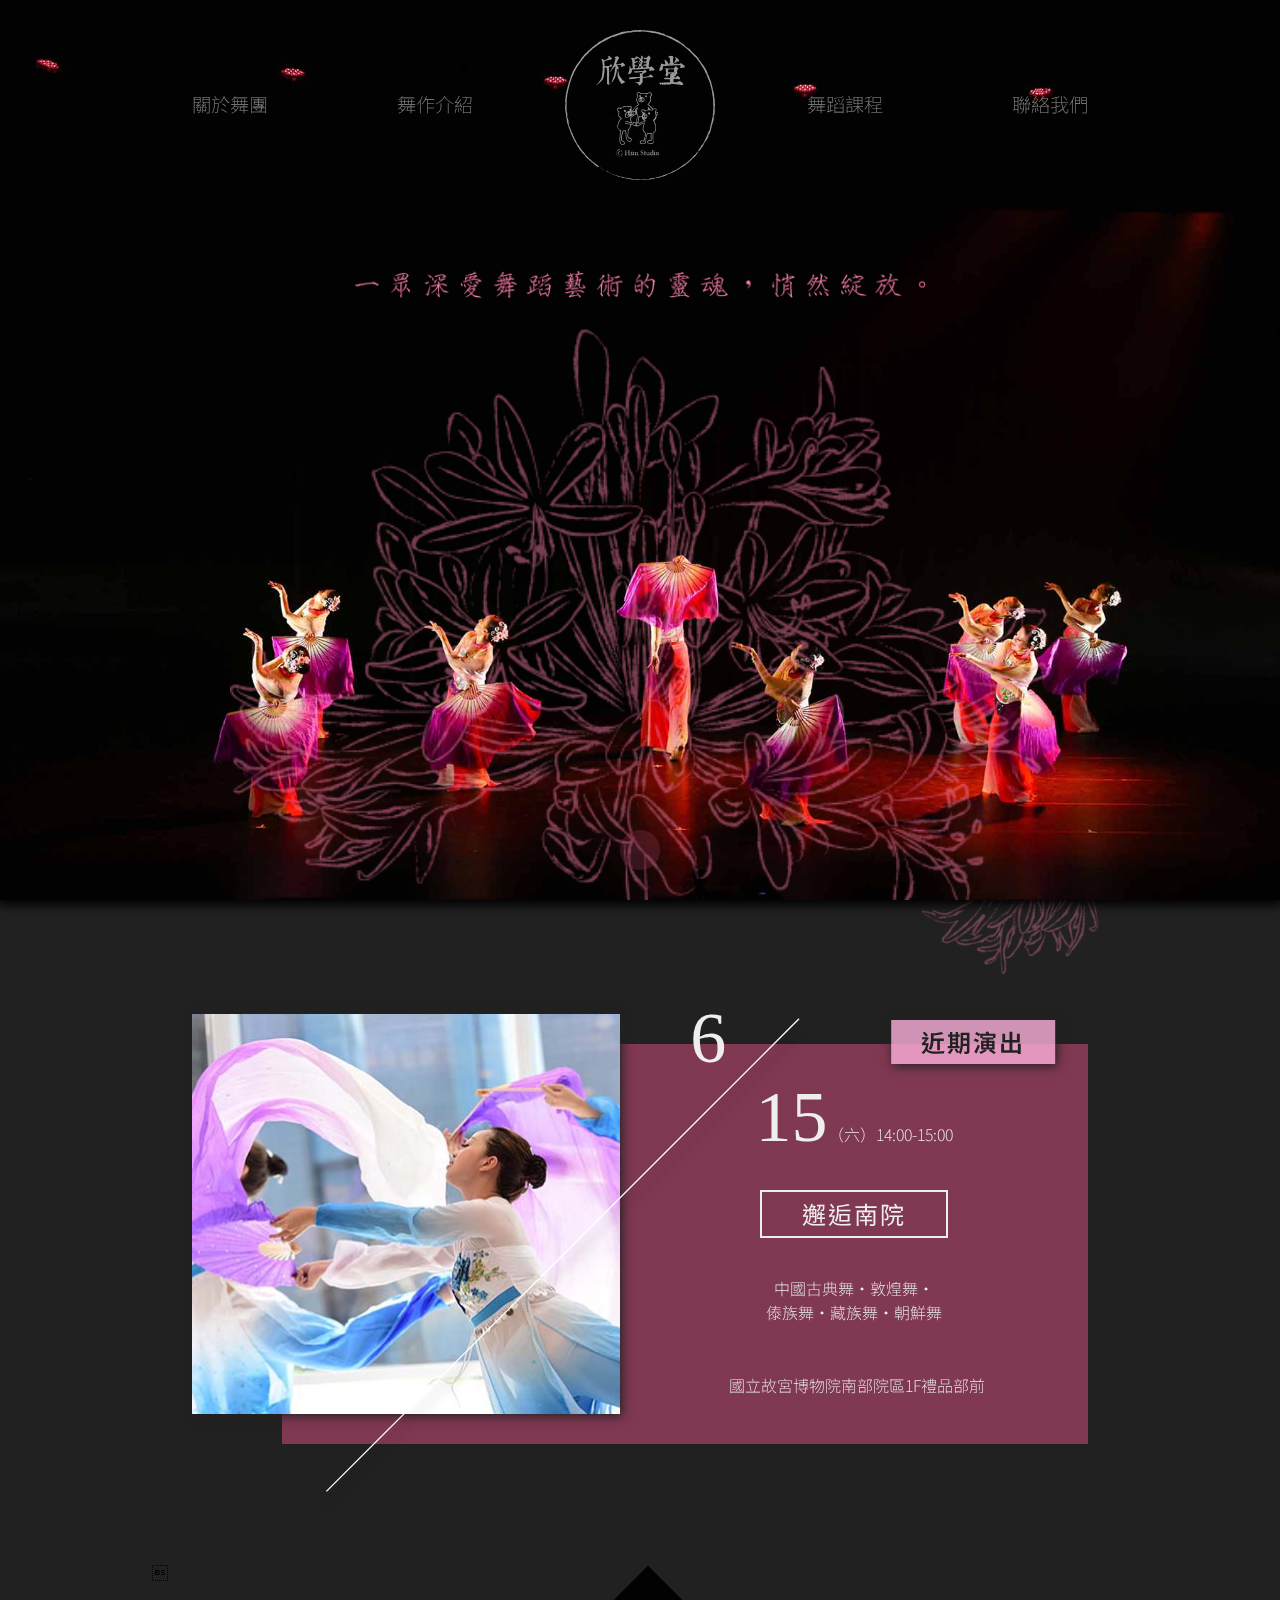
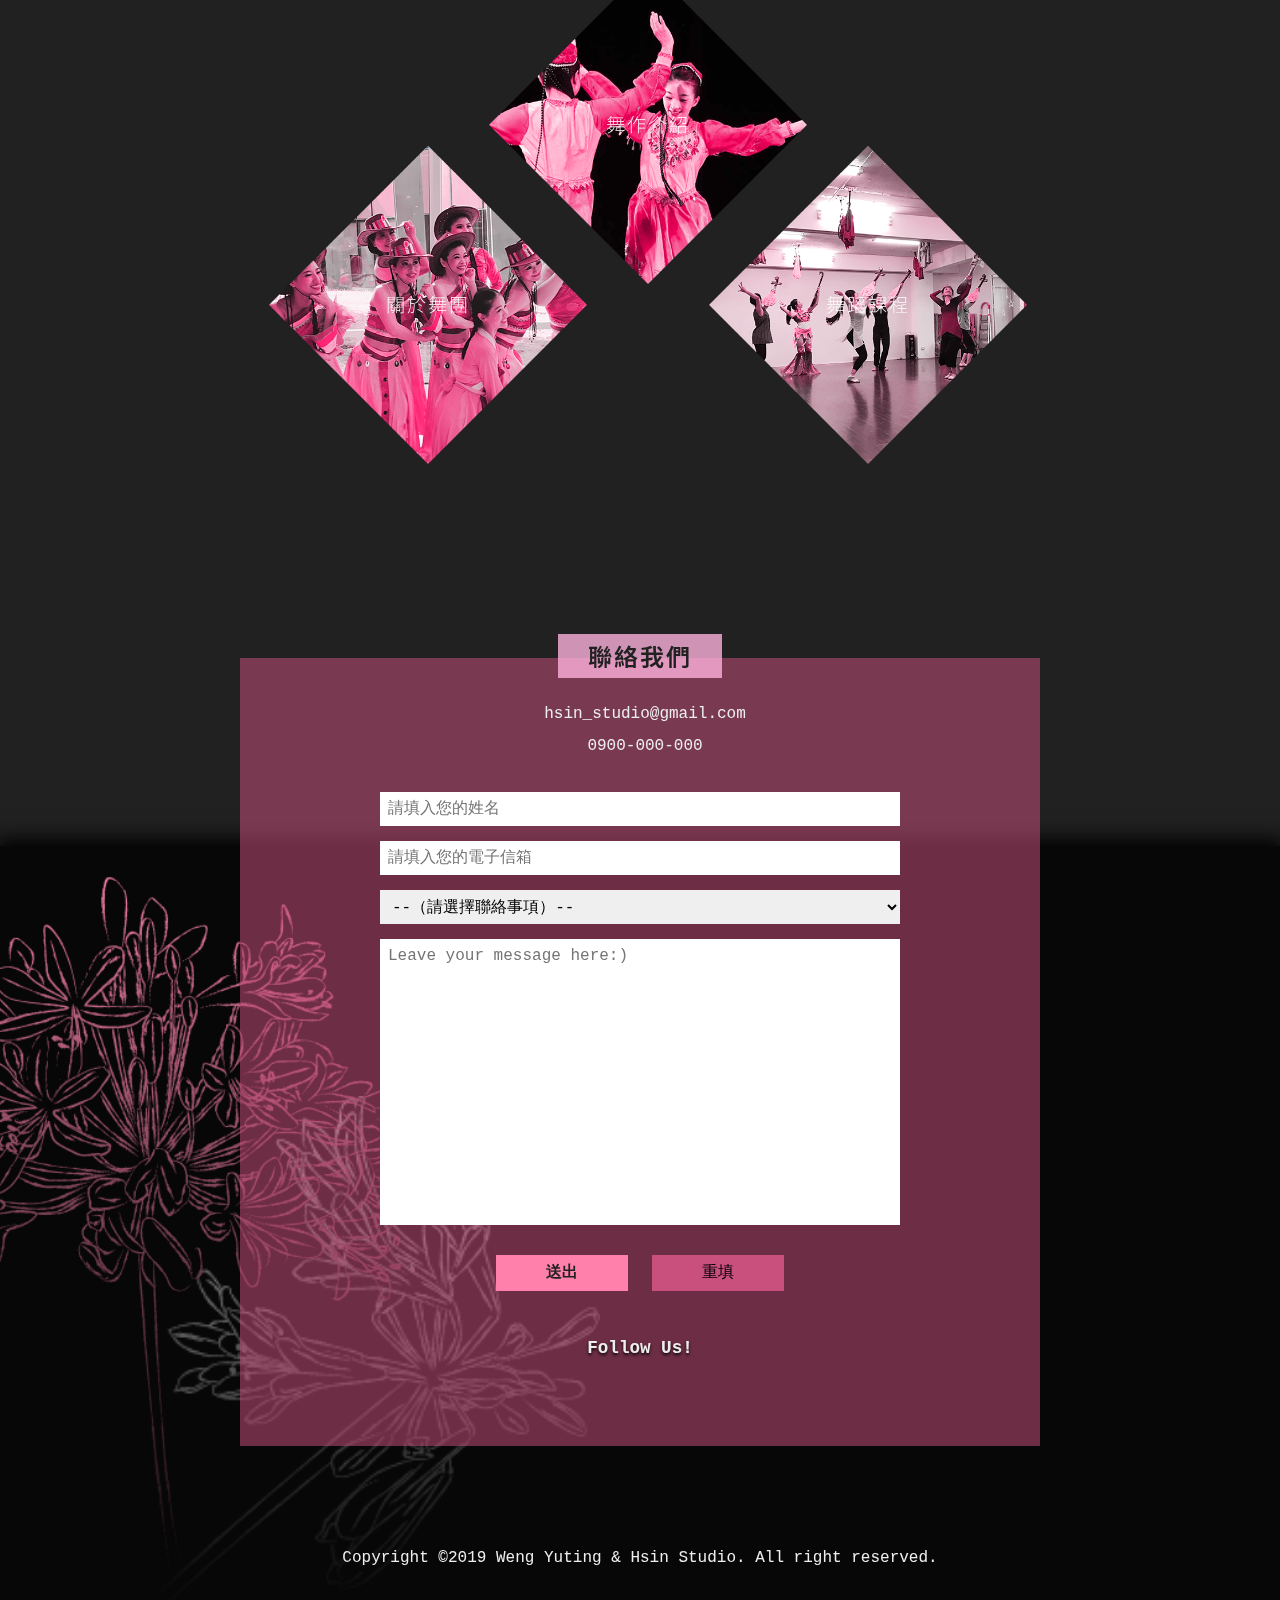
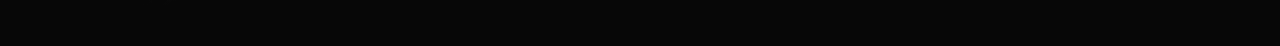
<file: index.html>
<!DOCTYPE html>
<html lang="en">
<head>
    <meta charset="UTF-8">
    <meta name="viewport" content="width=device-width, initial-scale=1.0">
    <meta http-equiv="X-UA-Compatible" content="ie=edge">
    <title>欣學堂-舞蹈團與舞蹈教室-</title>
    <link rel="stylesheet" href="css/reset.css">
    <link rel="stylesheet" href="css/uniStyle.css">
    <link rel="stylesheet" href="css/index.css">

    <!-- favicon -->
    <link rel="icon" href="images/pink_icon.ico" type="image/x-icon">
    <!-- Font Awesome -->
    <link rel="stylesheet" href="https://use.fontawesome.com/releases/v5.8.2/css/all.css" integrity="sha384-oS3vJWv+0UjzBfQzYUhtDYW+Pj2yciDJxpsK1OYPAYjqT085Qq/1cq5FLXAZQ7Ay" crossorigin="anonymous">
    <!-- notoTC -->
    <link href="https://fonts.googleapis.com/css?family=Noto+Sans+TC&display=swap" rel="stylesheet">
</head>
<body>
    <div class="wrap">
        <header class="index_header">
            <div class="container">
                <nav class="head_nav">
                    <ul class="d-flex">
                        <li class="show_on_desk"><a href="about.html">關於舞團</a></li>
                        <li class="show_on_desk"><a href="project.html">舞作介紹</a></li>
                        <li><img src="images/HSIN_logo.svg" class="logo" alt="欣學堂"></li>
                        <li class="show_on_desk"><a href="class.html">舞蹈課程</a></li>
                        <li class="show_on_desk"><a href="#contactUs">聯絡我們</a></li>
                    </ul>
                </nav>
                <figure class="header_slogan">
                    <img src="images/index/header_slogan.png"  alt="一眾深愛舞蹈藝術的靈魂，悄然綻放。">
                </figure>
                <img class="header_flower" src="images/flower05_pink.png" alt="">
                <a class="slideTo_btn slide_down" id="downBtn"><i class="fas fa-angle-double-down"></i></a>
            </div>
        </header>
        <section class="event container">
            <h3 class="li_title box-shadow">近期演出</h3>
            <div class="content d-flex">
                <figure class="content_pic box-shadow">
                    <img src="images/index/palacemuseum_south01.jpg" alt="">
                </figure>
                <div class="event_words d-flex">    
                    <p><span class="date month">6<img class="line" src="images/line.svg" alt="line"></span><span class="date day">15</span>（六）14:00-15:00</p>
                    <h4>邂逅南院</h4>
                    <p>中國古典舞・敦煌舞・<br>傣族舞・藏族舞・朝鮮舞</p>
                    <p><i class="fas fa-map-marker-alt fa-lg"></i>國立故宮博物院南部院區1F禮品部前</p>
                </div>
            </div>
        </section>
        <section class="pages d-flex">
            <a href="about.html" class=".box-shadow">
                <h4>關於舞團</h4>
            </a>
            <a href="project.html" class=".box-shadow">
                <h4>舞作介紹</h4>
            </a>
            <a href="class.html" class=".box-shadow">
                <h4>舞蹈課程</h4>
            </a>
        </section>  
        <section id="contactUs" class="contactUs container">
            <h3 class="li_title">聯絡我們</h3>
            <div class="contactUs_inner">    
                <p><i class="fas fa-envelope fa-lg"></i>hsin_studio@gmail.com</p>
                <p><i class="fas fa-mobile-alt fa-lg"></i>0900-000-000</p>
                <form action="" class="contactUs_form">
                    <input type="text" placeholder="請填入您的姓名" style="font-family:'Courier New','微軟正黑體', Courier, monospace">
                    <input type="email" placeholder="請填入您的電子信箱" style="font-family:'Courier New','微軟正黑體', Courier, monospace">
                    <select name="" id="" style="font-family:'Courier New','微軟正黑體', Courier, monospace">
                        <option value="">--（請選擇聯絡事項）--</option>
                        <option value="">演出邀請</option>
                        <option value="">諮詢/報名課程</option>
                        <option value="">其他</option>
                    </select>
                    <textarea name="" id="" cols="30" rows="15" placeholder="Leave your message here:)" style="font-family:'Courier New','微軟正黑體', Courier, monospace"></textarea>
                    <div class="buttons">
                        <button type="submit" class="submitBtn">送出</button>
                        <button type="reset" class="resetBtn">重填</button>
                    </div> 
                </form>
                <div class="sns">
                    <p>Follow Us!</p>
                    <a href="https://www.facebook.com/HsinDance/" target="_blank"><i class="fab fa-facebook-square"></i></a>
                    <a href="https://inkphy.com/user/hsinstudio/" target="_blank"><i class="fab fa-instagram"></i></a>
                    <a href="https://www.youtube.com/channel/UCEESVeNkkMVImEP3Y308_vQ" target="_blank"><i class="fab fa-youtube"></i></a> 
                </div>
            </div>
        </section>
        <footer>
            <p>Copyright &copy2019 Weng Yuting & Hsin Studio. All right reserved.</p>
        </footer>
    </div>
    <!-- fix -->
    <div class="fix_nav" id="index_fix_nav">
        <nav class="show_on_desk d-flex container">
            <a href="index.html" class="now"><img src="images/HSIN_WORDS.svg" alt="欣學堂" class="logo_w"></a>
            <ul class="d-flex">
                <li><a href="about.html">關於舞團</a></li>
                <li><a href="project.html">舞作介紹</a></li>
                <li><a href="class.html">舞蹈課程</a></li>
                <li><a href="#contactUs">聯絡我們</a></li>
            </ul>
        
        </nav>
    </div>
    <div class="bgflower">
            <figure>
                <img src="images/flower05_pink.png" class="flower" alt="">
            </figure>
            <figure>
                <img src="images/flower02.png" class="flower" alt="">
            </figure>    
            <figure>
                <img src="images/flower05_pink.png" class="flower" alt="">
            </figure>
    </div>
    <a class="backTop slideTo_btn" id="topBtn"><i class="fas fa-angle-double-up"></i></a>
<!-- fix end -->
<!-- mobile menu -->
<div class="mobile_menu show_on_mobile">
        <div class="menu_bars d-flex pageTop" id="menu_bars">
          <div class="bar"></div>
          <div class="bar"></div>
          <div class="bar"></div>
        </div>
        <ul class="menu_list">
          <li><a href="index.html" class="now">首頁</a></li>
          <li><a href="about.html">關於舞團</a></li>
          <li><a href="project.html">舞作介紹</a></li>
          <li><a href="class.html">舞蹈課程</a></li>
          <li><a href="#contactUs">聯絡我們</a></li>
        </ul>
</div>
<!-- jQuery CDN -->
<script
  src="https://code.jquery.com/jquery-3.4.1.min.js"
  integrity="sha256-CSXorXvZcTkaix6Yvo6HppcZGetbYMGWSFlBw8HfCJo="
  crossorigin="anonymous"></script>
<!-- 通用設定js(jq) -->
<script src="js/uni_jQ.js"></script>
<!-- 本頁js(jq) -->
<script>
    // $(window).resize(function(){
    //     let windoWidth=$(window).width();
    // })
    var windowHeight=$(window).height();

    // header向下捲動按鈕
    $("#downBtn").click(function(){
        $("html, body").animate({
            scrollTop: windowHeight
        },500)
    })
    // 啟動活動動畫
    $(window).scroll(function(){
        let scrollTop =$(this).scrollTop();
        if(scrollTop>0){
            $(".event").addClass("showup");
        }
    })
</script>

</body>
</html>
</file>
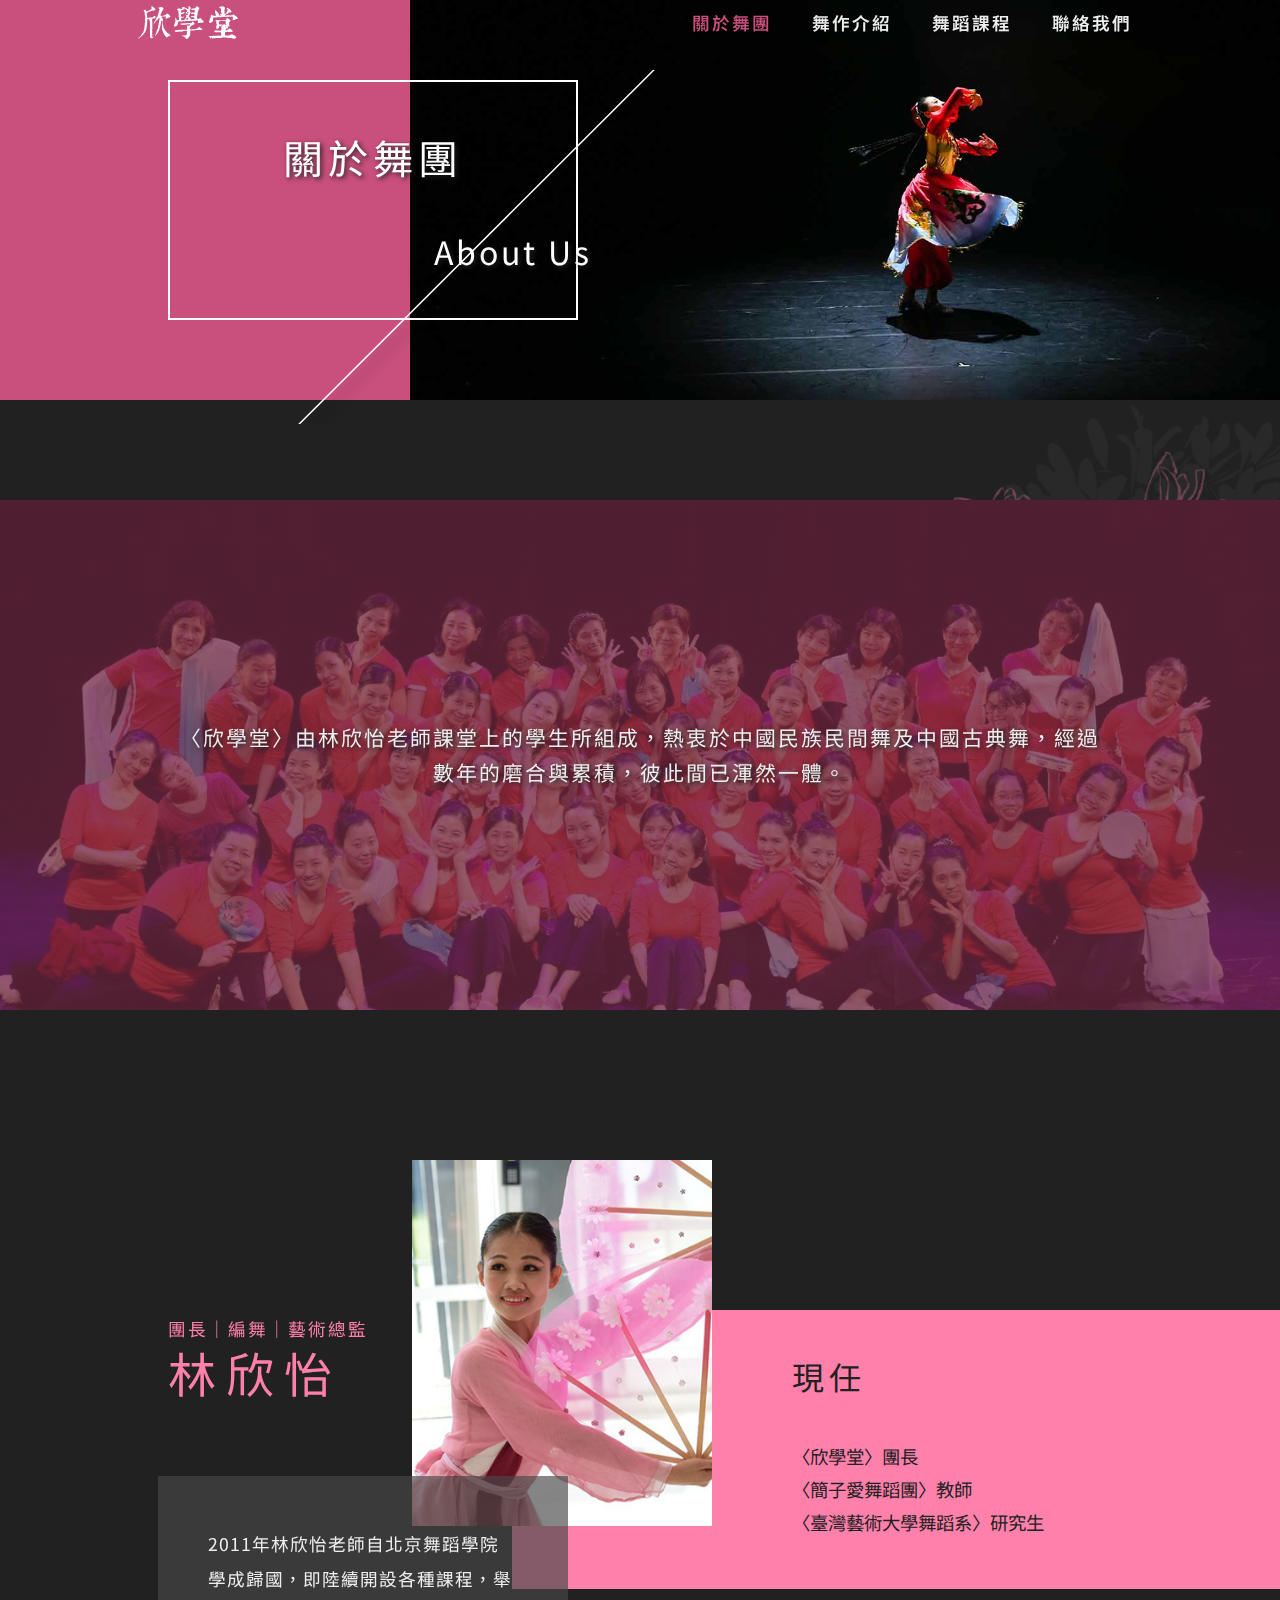
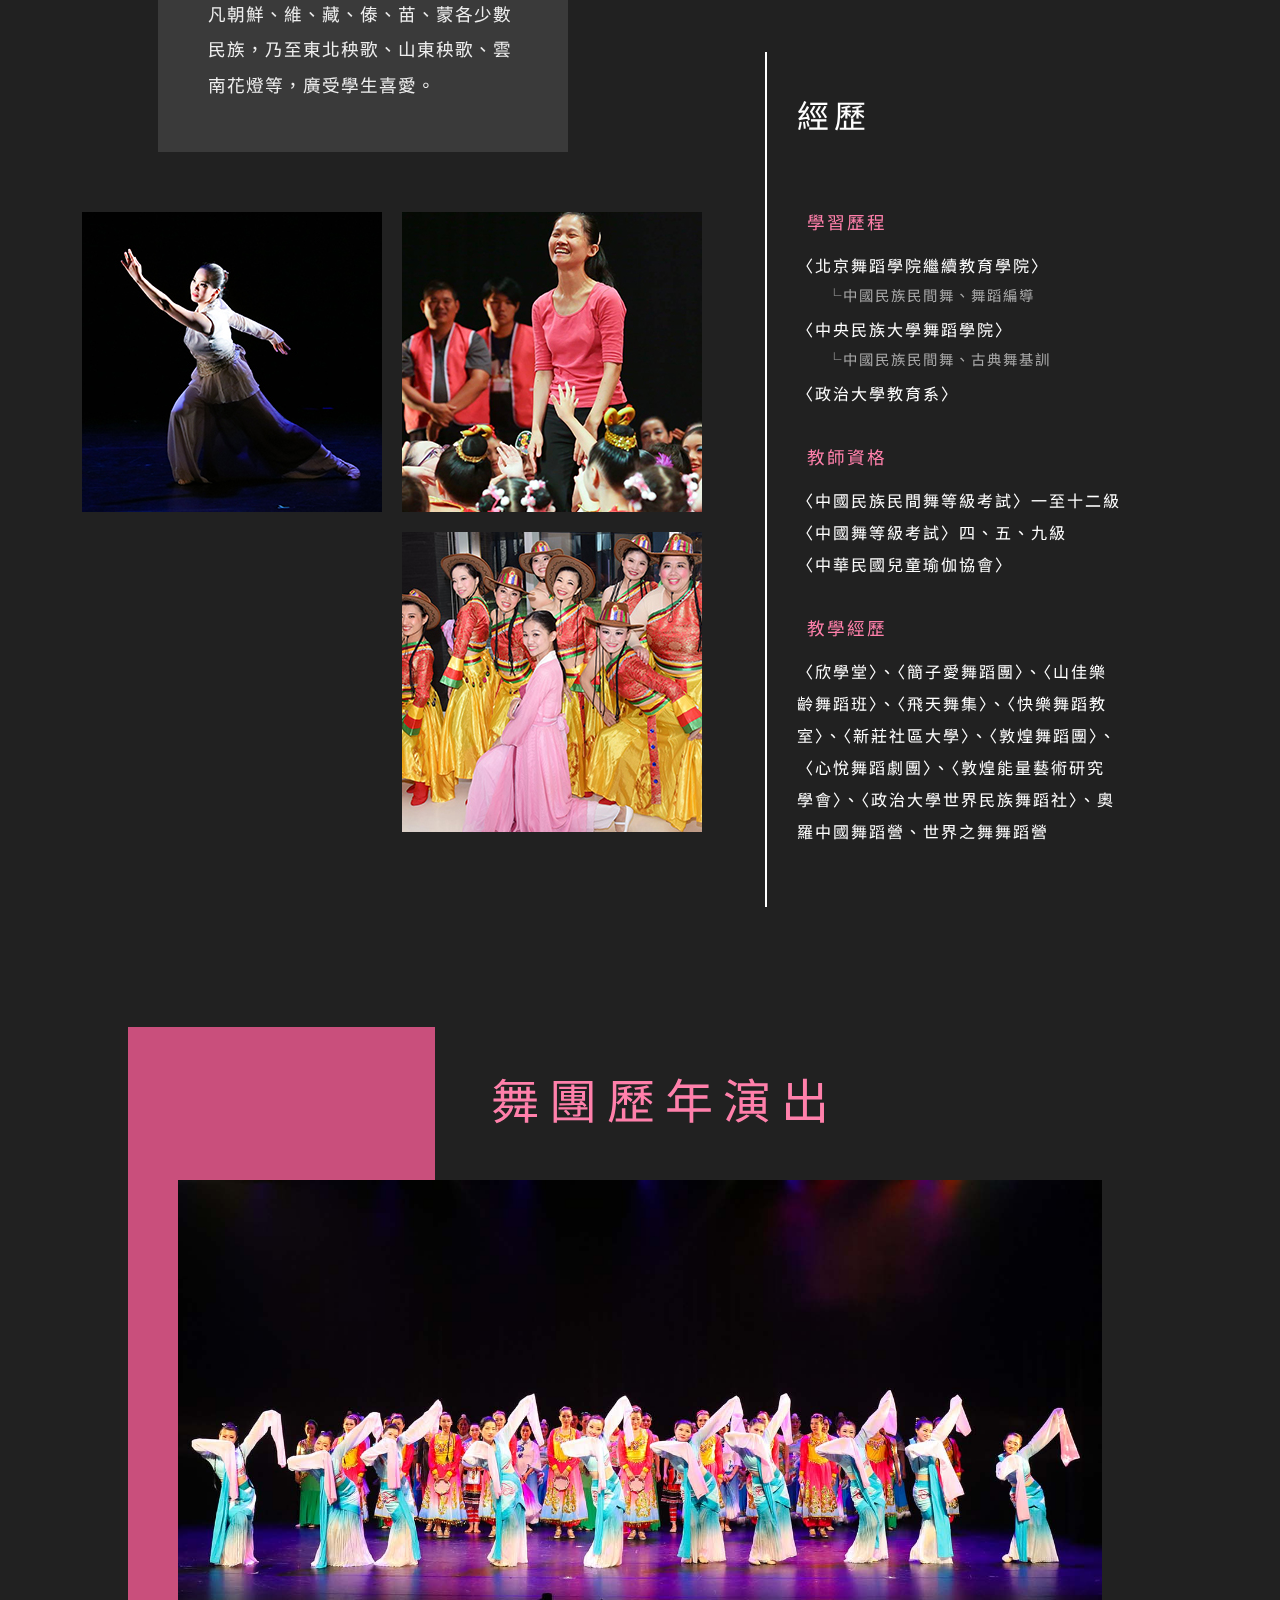
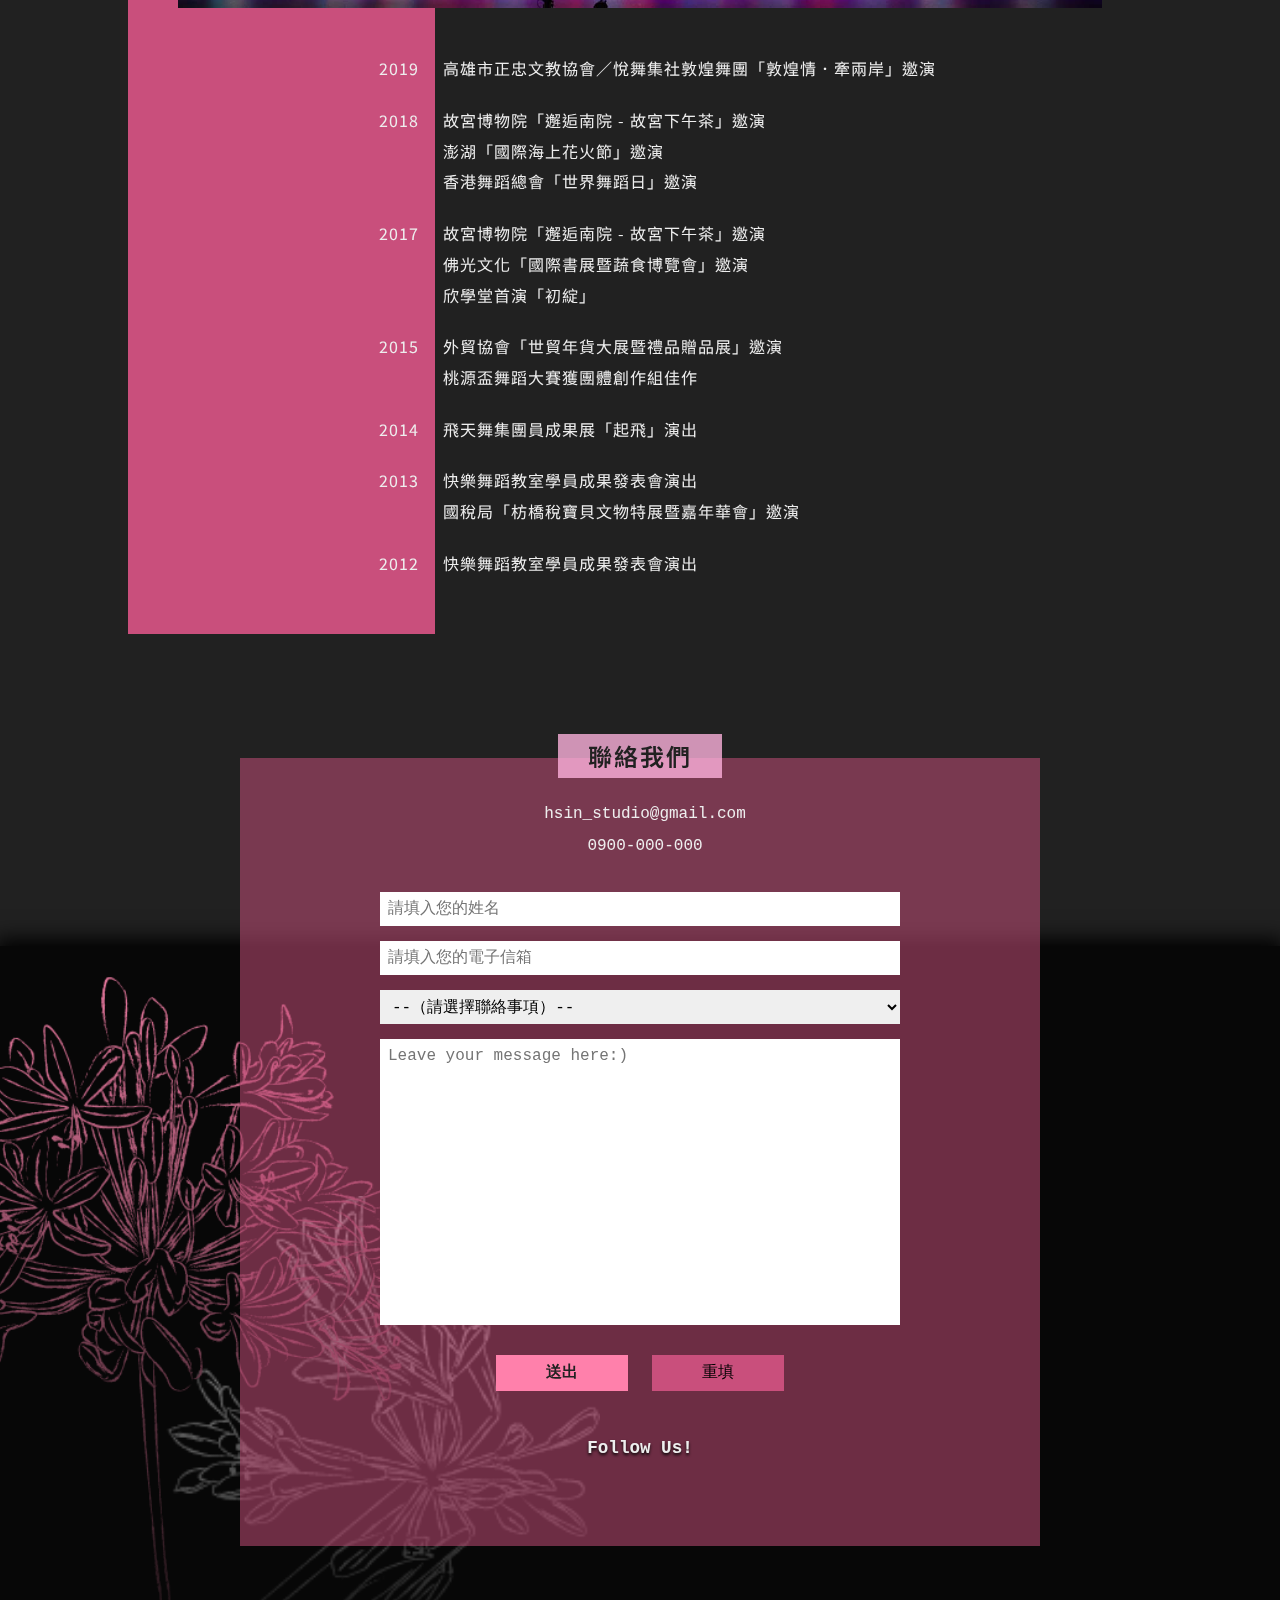
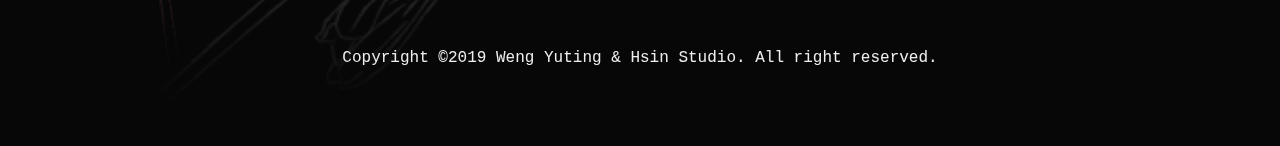
<file: about.html>
<!DOCTYPE html>
<html lang="en">
<head>
    <meta charset="UTF-8">
    <meta name="viewport" content="width=device-width, initial-scale=1.0">
    <meta http-equiv="X-UA-Compatible" content="ie=edge">
    <title>欣學堂-關於舞團-</title>
    <link rel="stylesheet" href="css/reset.css">
    <link rel="stylesheet" href="css/uniStyle.css">
    <link rel="stylesheet" href="css/about.css">
    <!-- favicon -->
    <link rel="icon" href="images/pink_icon.ico" type="image/x-icon">

    <!-- Font Awesome -->
    <link rel="stylesheet" href="https://use.fontawesome.com/releases/v5.8.2/css/all.css" integrity="sha384-oS3vJWv+0UjzBfQzYUhtDYW+Pj2yciDJxpsK1OYPAYjqT085Qq/1cq5FLXAZQ7Ay" crossorigin="anonymous">
    <!-- notoTC -->
    <link href="https://fonts.googleapis.com/css?family=Noto+Sans+TC&display=swap" rel="stylesheet">
</head>
<body>
    <div class="wrap">
    <!-- header -->
        <header class="sub_page_header" id="pageHeader">
            <figure class="bg_pic">
                <img src="images/about/02_about_KV-1.jpg" alt="維族舞蹈">
            </figure>
            <div class="container">
                <div class="page_title">
                    <h1 class="text-shadow">關於舞團</h1>
                    <h2 class="text-shadow">About Us</h2>
                    <img src="images/line.svg" alt="">
                </div>
            </div>
        </header>
    <!-- introduction -->
        <div class="HS_intro d-flex">
            <h6 class="container text-shadow">〈欣學堂〉由林欣怡老師課堂上的學生所組成，熱衷於中國民族民間舞及中國古典舞，經過數年的磨合與累積，彼此間已渾然一體。</h6>
        </div>
    <!-- teacher -->
        <div class="teacher">
            <div class="teacher_data container">
                <div class="teacher_name">
                    <h6 class="xs_title">團長｜編舞｜藝術總監</h6>
                    <h3 class="subtitle">林欣怡</h3>
                </div>
                <figure class="teacher_pic"><img src="images/about/Hsin01.jpg" alt=""></figure>
                <div class="now">
                    <ul>
                        <h4>現任</h4>
                        <li>〈欣學堂〉團長</li>
                        <li>〈簡子愛舞蹈團〉教師</li>
                        <li>〈臺灣藝術大學舞蹈系〉研究生</li>
                    </ul>
                </div>
                <div class="teacher_intro">2011年林欣怡老師自北京舞蹈學院學成歸國，即陸續開設各種課程，舉凡朝鮮、維、藏、傣、苗、蒙各少數民族，乃至東北秧歌、山東秧歌、雲南花燈等，廣受學生喜愛。</div>
                
            </div>
            <div class="teacher_exp container d-flex">
                <div class="pics d-flex">
                    <figure>
                        <img src="images/about/Hsin02.jpg" alt="">
                    </figure>
                    <figure>
                        <img src="images/about/Hsin03.jpg" alt="">
                    </figure>
                    <figure>
                        <img src="images/about/Hsin04.jpg" alt="">
                    </figure>
                </div>
                <div class="content">
                    <ul>
                        <h4>經歷</h4>
                        <li class="exp_list">
                            <h6 class="xs_title">學習歷程</h6>
                            <ul>
                                <li>〈北京舞蹈學院繼續教育學院〉<br><span class="note">└中國民族民間舞、舞蹈編導</span></li>
                                <li>〈中央民族大學舞蹈學院〉<br><span class="note">    └中國民族民間舞、古典舞基訓</span></li>
                                <li>〈政治大學教育系〉</li>
                            </ul>
                        </li>
                        <li class="exp_list">
                            <h6 class="xs_title">教師資格</h6>
                            <ul>
                                <li>〈中國民族民間舞等級考試〉一至十二級</li>
                                <li>〈中國舞等級考試〉四、五、九級</li>
                                <li>〈中華民國兒童瑜伽協會〉</li>
                            </ul>
                        </li>
                        <li class="exp_list">
                            <h6 class="xs_title">教學經歷</h6>
                            <ul>
                                <li>〈欣學堂〉、〈簡子愛舞蹈團〉、〈山佳樂齡舞蹈班〉、〈飛天舞集〉、〈快樂舞蹈教室〉、〈新莊社區大學〉、〈敦煌舞蹈團〉、〈心悅舞蹈劇團〉、〈敦煌能量藝術研究學會〉、〈政治大學世界民族舞蹈社〉、奧羅中國舞蹈營、世界之舞舞蹈營</li>
                            </ul>
                        </li>
                    </ul>
                </div>
                
            </div>

        </div>
    <!-- history -->
        <div class="history container">
            <h3 class="subtitle">舞團歷年演出</h3>
            <figure>
                <img src="images/about/group.jpg" alt="欣學堂公演謝幕">
            </figure>
            <ul class="history_list">
                <li><span class="year">2019</span>
                    <ul>
                        <li>高雄市正忠文教協會／悅舞集社敦煌舞團「敦煌情．牽兩岸」邀演</li>
                    </ul>
                </li>
                <li><span class="year">2018</span>
                    <ul>
                        <li>故宮博物院「邂逅南院 - 故宮下午茶」邀演</li>
                        <li>澎湖「國際海上花火節」邀演</li>
                        <li>香港舞蹈總會「世界舞蹈日」邀演</li>
                    </ul>
                </li>
                <li><span class="year">2017</span>
                    <ul>
                        <li>故宮博物院「邂逅南院 - 故宮下午茶」邀演</li>
                        <li>佛光文化「國際書展暨蔬食博覽會」邀演</li>
                        <li>欣學堂首演「初綻」</li>
                    </ul>
                </li>
                <li><span class="year">2015</span>
                    <ul>
                        <li>外貿協會「世貿年貨大展暨禮品贈品展」邀演</li>
                        <li>桃源盃舞蹈大賽獲團體創作組佳作</li>
                    </ul>
                </li>
                <li><span class="year">2014</span>
                    <ul>
                        <li>飛天舞集團員成果展「起飛」演出</li>
                    </ul>
                </li>
                <li><span class="year">2013</span>
                    <ul>
                        <li>快樂舞蹈教室學員成果發表會演出</li>
                        <li>國稅局「枋橋稅寶貝文物特展暨嘉年華會」邀演</li>
                    </ul>
                </li>
                <li><span class="year">2012</span>
                    <ul>
                        <li>快樂舞蹈教室學員成果發表會演出</li>
                    </ul> 
                </li>
            </ul>
        </div>


    <!-- footer -->
        <section id="contactUs" class="contactUs container">
            <h3 class="li_title">聯絡我們</h3>
            <div class="contactUs_inner">    
                <p><i class="fas fa-envelope fa-lg"></i>hsin_studio@gmail.com</p>
                <p><i class="fas fa-mobile-alt fa-lg"></i>0900-000-000</p>
                <form action="" class="contactUs_form">
                    <input type="text" placeholder="請填入您的姓名" style="font-family:'Courier New','微軟正黑體', Courier, monospace">
                    <input type="email" placeholder="請填入您的電子信箱" style="font-family:'Courier New','微軟正黑體', Courier, monospace">
                    <select name="" id="" style="font-family:'Courier New','微軟正黑體', Courier, monospace">
                        <option value="">--（請選擇聯絡事項）--</option>
                        <option value="">演出邀請</option>
                        <option value="">諮詢/報名課程</option>
                        <option value="">其他</option>
                    </select>
                    <textarea name="" id="" cols="30" rows="15" placeholder="Leave your message here:)" style="font-family:'Courier New','微軟正黑體', Courier, monospace"></textarea>
                    <div class="buttons">
                        <button type="submit" class="submitBtn">送出</button>
                        <button type="reset" class="resetBtn">重填</button>
                    </div> 
                </form>
                <div class="sns">
                    <p>Follow Us!</p>
                    <a href="https://www.facebook.com/HsinDance/" target="_blank"><i class="fab fa-facebook-square"></i></a>
                    <a href="https://inkphy.com/user/hsinstudio/" target="_blank"><i class="fab fa-instagram"></i></a>
                    <a href="https://www.youtube.com/channel/UCEESVeNkkMVImEP3Y308_vQ" target="_blank"><i class="fab fa-youtube"></i></a> 
                </div>
            </div>
        </section>
        <footer>
            <p>Copyright &copy2019 Weng Yuting & Hsin Studio. All right reserved.</p>
        </footer>
    </div>
<!-- fix -->
    <div class="fix_nav pageTop" id="page_fix_nav">
            <nav class="show_on_desk d-flex container">
                <a href="index.html" ><img src="images/HSIN_WORDS.svg" alt="欣學堂" class="logo_w"></a>
                <ul class="d-flex">
                    <li><a href="about.html" class="now">關於舞團</a></li>
                    <li><a href="project.html">舞作介紹</a></li>
                    <li><a href="class.html">舞蹈課程</a></li>
                    <li><a href="#contactUs">聯絡我們</a></li>
                </ul>
            
            </nav>
        </div>
        <div class="bgflower">
                <figure>
                    <img src="images/flower05_pink.png" class="flower" alt="">
                </figure>
                <figure>
                    <img src="images/flower02.png" class="flower" alt="">
                </figure>    
                <figure>
                    <img src="images/flower05_pink.png" class="flower" alt="">
                </figure>
        </div>
        <a class="backTop slideTo_btn" id="topBtn"><i class="fas fa-angle-double-up"></i></a>
    <!-- fix end -->
    <!-- mobile menu -->
    <div class="mobile_menu show_on_mobile">
            <div class="menu_bars d-flex pageTop" id="menu_bars">
              <div class="bar"></div>
              <div class="bar"></div>
              <div class="bar"></div>
            </div>
            <ul class="menu_list">
              <li><a href="index.html">首頁</a></li>
              <li><a href="about.html" class="now">關於舞團</a></li>
              <li><a href="project.html">舞作介紹</a></li>
              <li><a href="class.html">舞蹈課程</a></li>
              <li><a href="#contactUs">聯絡我們</a></li>
            </ul>
    </div>
<!-- jQuery CDN -->
<script
src="https://code.jquery.com/jquery-3.4.1.min.js"
integrity="sha256-CSXorXvZcTkaix6Yvo6HppcZGetbYMGWSFlBw8HfCJo="
crossorigin="anonymous"></script>
<!-- 通用設定js(jq) -->
<script src="js/uni_jQ.js"></script>

</body>
</html>
</file>
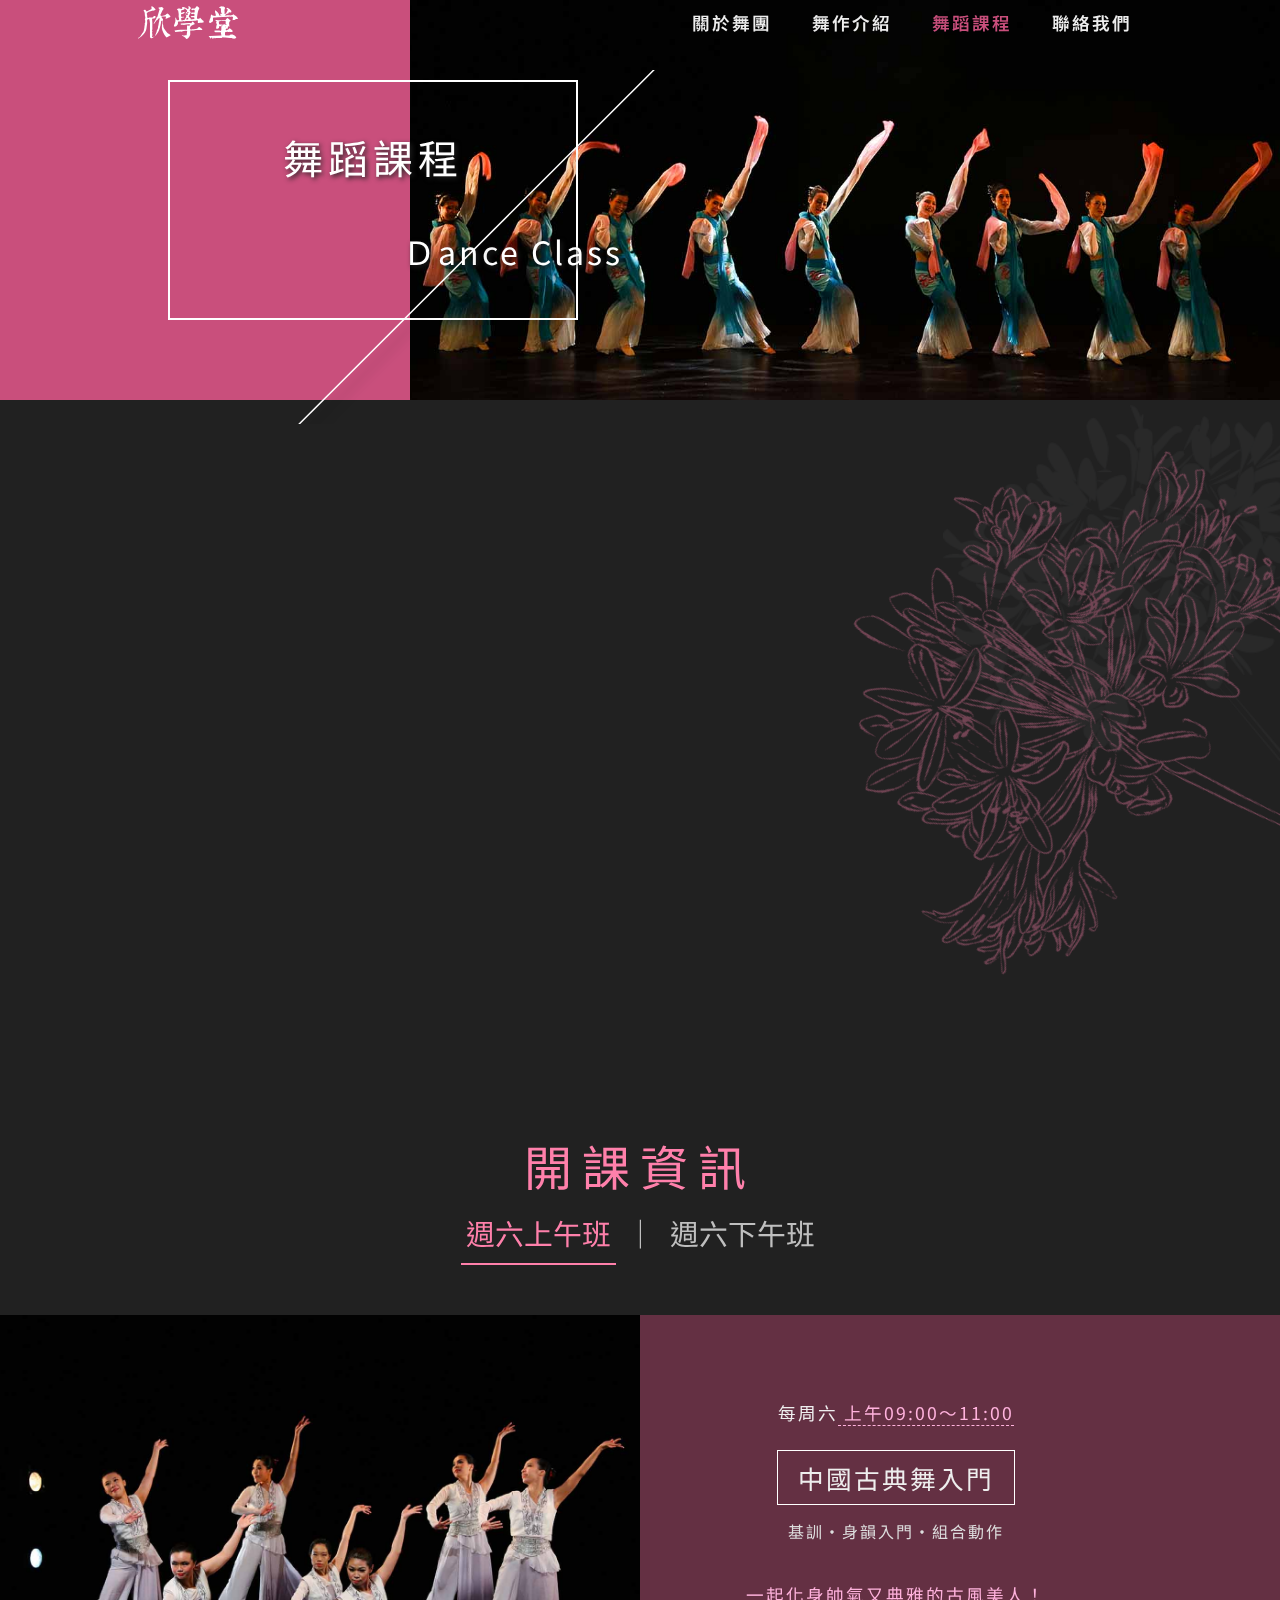
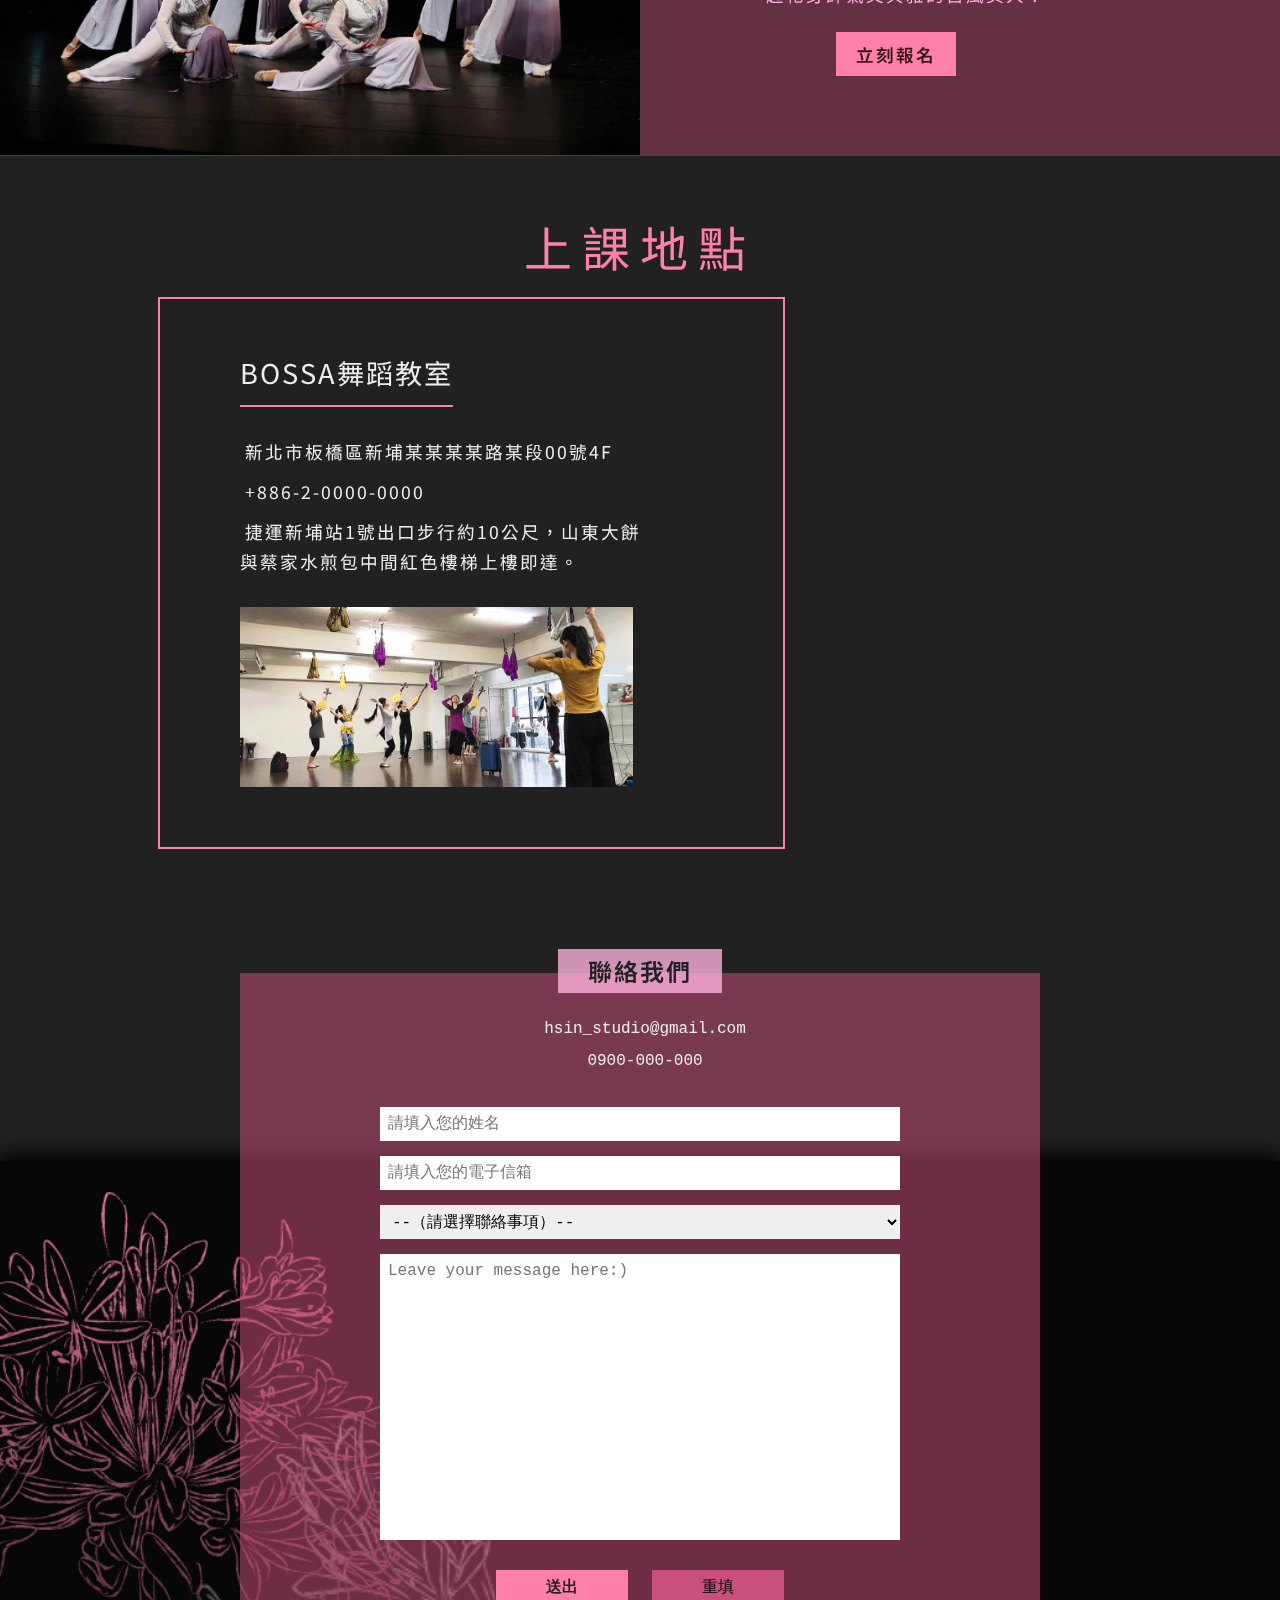
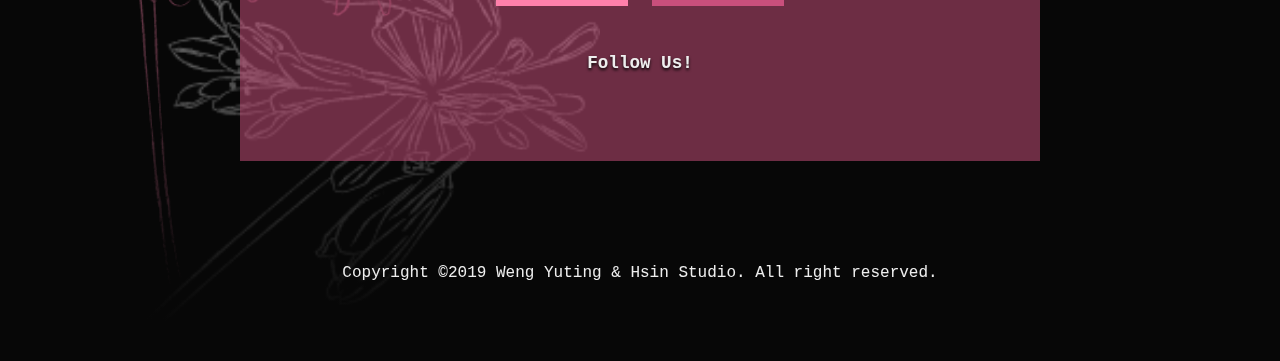
<file: class.html>
<!DOCTYPE html>
<html lang="en">
<head>
    <meta charset="UTF-8">
    <meta name="viewport" content="width=device-width, initial-scale=1.0">
    <meta http-equiv="X-UA-Compatible" content="ie=edge">
    <title>欣學堂-舞蹈課程-</title>
    <link rel="stylesheet" href="css/reset.css">
    <link rel="stylesheet" href="css/uniStyle.css">
    <link rel="stylesheet" href="css/class.css">
    <!-- favicon -->
    <link rel="icon" href="images/pink_icon.ico" type="image/x-icon">
    <!-- Font Awesome -->
    <link rel="stylesheet" href="https://use.fontawesome.com/releases/v5.8.2/css/all.css" integrity="sha384-oS3vJWv+0UjzBfQzYUhtDYW+Pj2yciDJxpsK1OYPAYjqT085Qq/1cq5FLXAZQ7Ay" crossorigin="anonymous">
    <!-- notoTC -->
    <link href="https://fonts.googleapis.com/css?family=Noto+Sans+TC&display=swap" rel="stylesheet">
    <!-- animation css -->
    <link rel="stylesheet" href="https://cdnjs.cloudflare.com/ajax/libs/animate.css/3.7.0/animate.min.css">
</head>
<body>
    <div class="wrap">
    <!-- header -->
        <header class="sub_page_header" id="pageHeader">
            <figure class="bg_pic">
                <img src="images/class/class_KV-1.jpg" alt="中國水袖舞采薇">
            </figure>
            <div class="container">
                <div class="page_title">
                    <h1 class="text-shadow">舞蹈課程</h1>
                    <h2 class="text-shadow">Ｄance Class</h2>
                    <img src="images/line.svg" alt="">
                </div>
            </div>
        </header>
    <!-- vedio -->
        <div class="class_vedio">
                <iframe width="560" height="315" src="https://www.youtube.com/embed/FCOtL6RFN4Y" frameborder="0" allow="accelerometer; autoplay; encrypted-media; gyroscope; picture-in-picture" allowfullscreen></iframe>
        </div>
    <!-- class info -->
        <section class="class_info">
            <h3 class="subtitle">開課資訊</h3>
            <div class="cf_tabs show_on_desk">
                <a class="active classA">週六上午班</a>｜<a class="classB">週六下午班</a>
            </div>
            <div class="class_content_wrapper">
                <div class="d-flex container">
                    <div class="class_content ">
                        
                        <h5 >每周六<span class="time"> 上午09:00～11:00</span></h5>
                        <h4>中國古典舞入門</h4>
                        <p>基訓·身韻入門·組合動作</p>
                        <figure class="show_on_mobile"><img src="images/project/2I8A2481.jpg" alt=""></figure>
                        <h6>一起化身帥氣又典雅的古風美人！</h6>
                        <a href="#contactUs" class="pulse infinite animated">立刻報名</a>
                    </div>
                    <div class="class_content ">
                            
                            <h5 >每周六 <span class="time"> 下午02:00～04:00</span></h5>
                            <h4>藏族舞碼-札希德勒</h4>
                            <p>基訓·藏族入門·舞碼教學</p>
                            <figure class="show_on_mobile"><img src="images/project/project_KV.jpg" alt=""></figure>
                            <h6>神遊青臟高原的遼闊天空！</h6>
                            <a href="#contactUs" class="pulse infinite animated">立刻報名</a>
                    </div>
                </div>
                <div class="img_container show_on_desk"></div>
            </div>
        </section>
    <!-- classroom info -->
        <section class="classroom_info container">
            <h3 class="subtitle">上課地點</h3>
            <div class="classroom_data">
                <h4>BOSSA舞蹈教室</h4>
                <ul>
                    <li><i class="fas fa-map-marker-alt fa-fw"></i>新北市板橋區新埔某某某某路某段00號4F</li>
                    <li><i class="fas fa-phone fa-fw"></i>+886-2-0000-0000</li>
                    <li><i class="fas fa-location-arrow fa-fw"></i>捷運新埔站1號出口步行約10公尺，山東大餅與蔡家水煎包中間紅色樓梯上樓即達。</li>
                </ul>
                <figure class="classroom_pic box-shadow"><img src="images/class/classroom.jpg" alt="舞蹈教室"></figure>

                <div class="map_container">
                        <iframe src="https://www.google.com/maps/embed?pb=!1m18!1m12!1m3!1d3615.310370570489!2d121.4650541150062!3d25.023539083977216!2m3!1f0!2f0!3f0!3m2!1i1024!2i768!4f13.1!3m3!1m2!1s0x3442a815e91c5569%3A0xaeee34c423619826!2zMjIw5paw5YyX5biC5p2_5qmL5Y2A5rCR55Sf6Lev5LiJ5q61MTHomZ8!5e0!3m2!1szh-TW!2stw!4v1559721582576!5m2!1szh-TW!2stw" width="600" height="450" frameborder="0" style="border:0" allowfullscreen></iframe>
                </div>
                
                </div>
                
            
        </section>

    </div>
        


    <!-- footer -->
        <section id="contactUs" class="contactUs container">
            <h3 class="li_title">聯絡我們</h3>
            <div class="contactUs_inner">    
                <p><i class="fas fa-envelope fa-lg"></i>hsin_studio@gmail.com</p>
                <p><i class="fas fa-mobile-alt fa-lg"></i>0900-000-000</p>
                <form action="" class="contactUs_form">
                    <input type="text" placeholder="請填入您的姓名" style="font-family:'Courier New','微軟正黑體', Courier, monospace">
                    <input type="email" placeholder="請填入您的電子信箱" style="font-family:'Courier New','微軟正黑體', Courier, monospace">
                    <select name="" id="" style="font-family:'Courier New','微軟正黑體', Courier, monospace">
                        <option value="">--（請選擇聯絡事項）--</option>
                        <option value="">諮詢/報名課程</option>
                        <option value="">演出邀請</option>
                        <option value="">其他</option>
                    </select>
                    <textarea name="" id="" cols="30" rows="15" placeholder="Leave your message here:)" style="font-family:'Courier New','微軟正黑體', Courier, monospace"></textarea>
                    <div class="buttons">
                        <button type="submit" class="submitBtn">送出</button>
                        <button type="reset" class="resetBtn">重填</button>
                    </div> 
                </form>
                <div class="sns">
                    <p>Follow Us!</p>
                    <a href="https://www.facebook.com/HsinDance/" target="_blank" ><i class="fab fa-facebook-square"></i></a>
                    <a href="https://inkphy.com/user/hsinstudio/" target="_blank" ><i class="fab fa-instagram"></i></a>
                    <a href="https://www.youtube.com/channel/UCEESVeNkkMVImEP3Y308_vQ" target="_blank" ><i class="fab fa-youtube"></i></a> 
                </div>
            </div>
        </section>
        <footer>
            <p>Copyright &copy2019 Weng Yuting & Hsin Studio. All right reserved.</p>
        </footer>
    </div>
<!-- fix -->
    <div class="fix_nav pageTop" id="page_fix_nav">
            <nav class="show_on_desk d-flex container">
                <a href="index.html" ><img src="images/HSIN_WORDS.svg" alt="欣學堂" class="logo_w"></a>
                <ul class="d-flex">
                    <li><a href="about.html" >關於舞團</a></li>
                    <li><a href="project.html">舞作介紹</a></li>
                    <li><a href="class.html" class="now">舞蹈課程</a></li>
                    <li><a href="#contactUs">聯絡我們</a></li>
                </ul>
            
            </nav>
        </div>
        <div class="bgflower">
                <figure>
                    <img src="images/flower05_pink.png" class="flower" alt="">
                </figure>
                <figure>
                    <img src="images/flower02.png" class="flower" alt="">
                </figure>    
                <figure>
                    <img src="images/flower05_pink.png" class="flower" alt="">
                </figure>
        </div>
        <a class="backTop slideTo_btn" id="topBtn"><i class="fas fa-angle-double-up"></i></a>
    <!-- fix end -->
    <!-- mobile menu -->
    <div class="mobile_menu show_on_mobile">
            <div class="menu_bars d-flex pageTop" id="menu_bars">
              <div class="bar"></div>
              <div class="bar"></div>
              <div class="bar"></div>
            </div>
            <ul class="menu_list">
              <li><a href="index.html">首頁</a></li>
              <li><a href="about.html" >關於舞團</a></li>
              <li><a href="project.html">舞作介紹</a></li>
              <li><a href="class.html" class="now">舞蹈課程</a></li>
              <li><a href="#contactUs">聯絡我們</a></li>
            </ul>
    </div>
<!-- jQuery CDN -->
<script
src="https://code.jquery.com/jquery-3.4.1.min.js"
integrity="sha256-CSXorXvZcTkaix6Yvo6HppcZGetbYMGWSFlBw8HfCJo="
crossorigin="anonymous"></script>
<!-- 通用設定js(jq) -->
<script src="js/uni_jQ.js"></script>
<!-- 本頁js(jq) -->
<script>
    $(".cf_tabs a").click(function(){
        $(this).addClass("active")
        .siblings().removeClass("active");
        if($(this).hasClass("classB")){
            $(".img_container").addClass("classB")
        }else{
            $(".img_container").removeClass("classB")
        }
    })
</script>
</body>
</html>
</file>
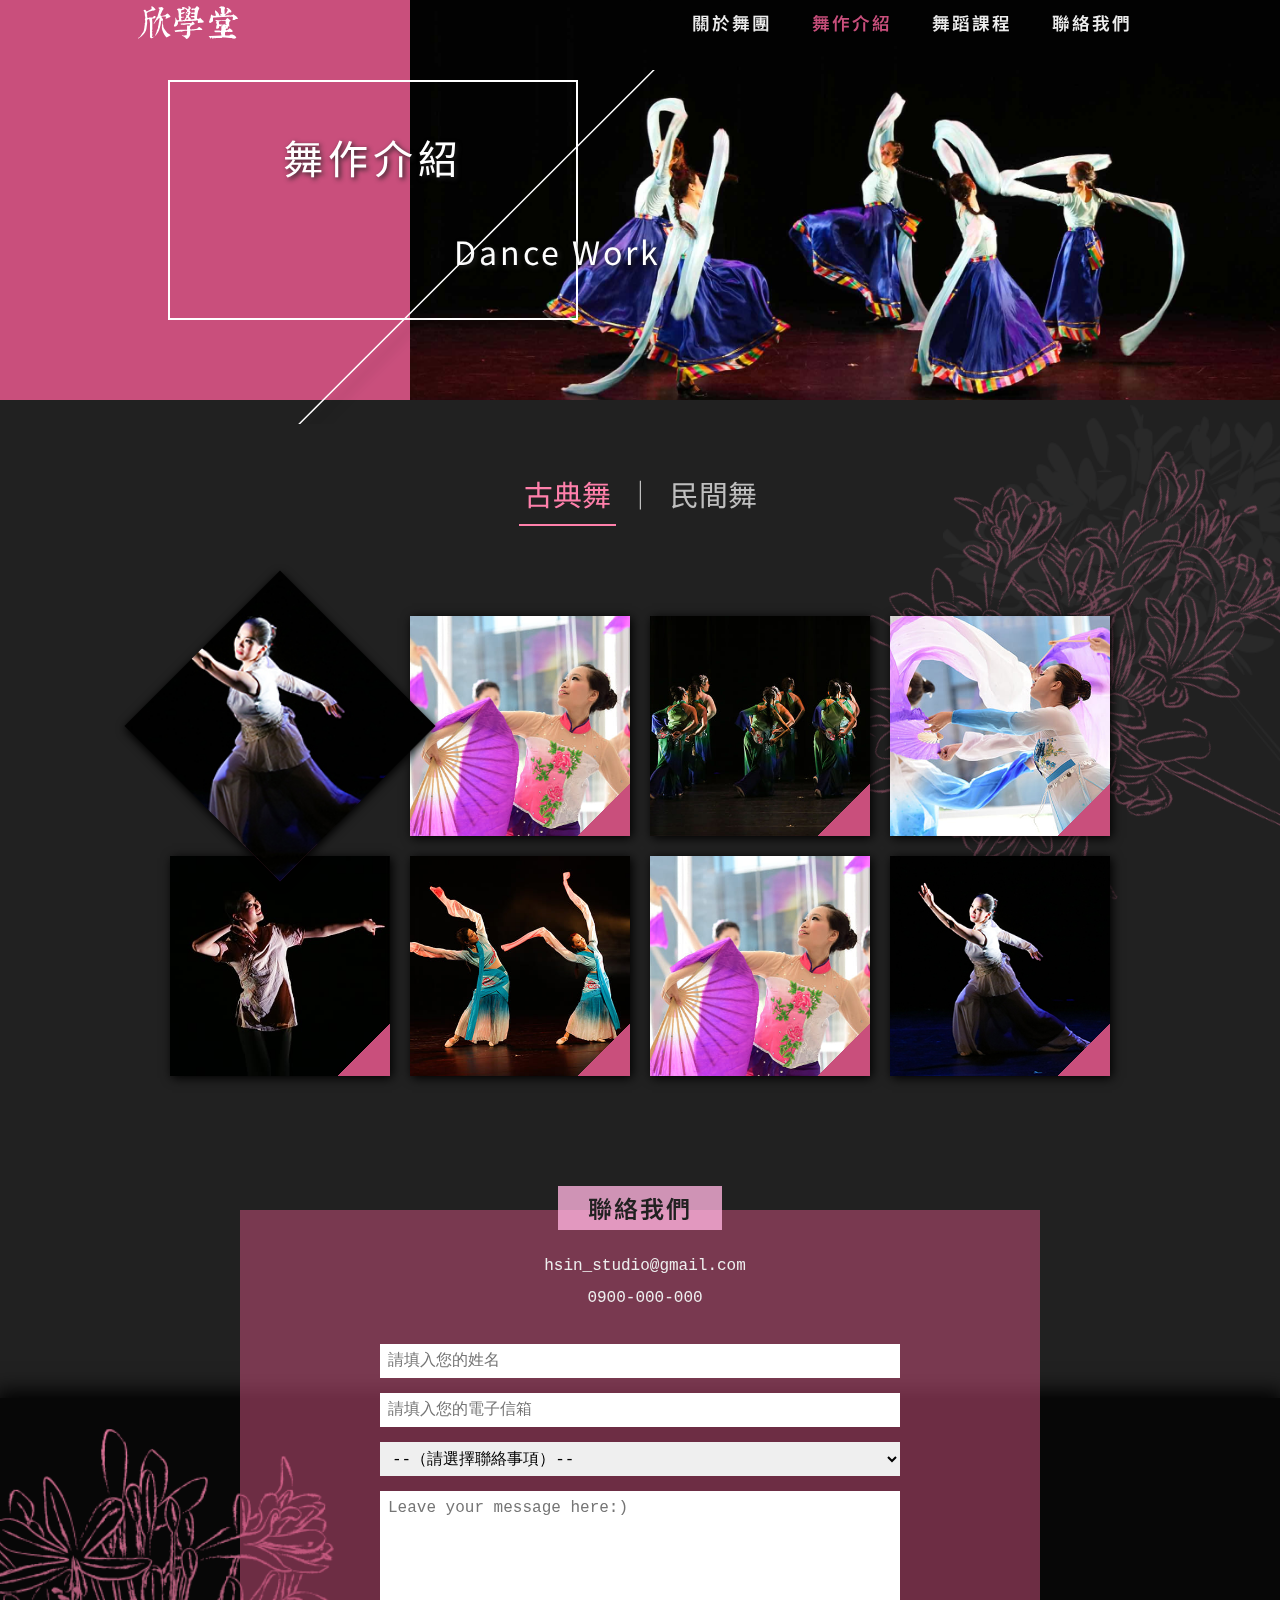
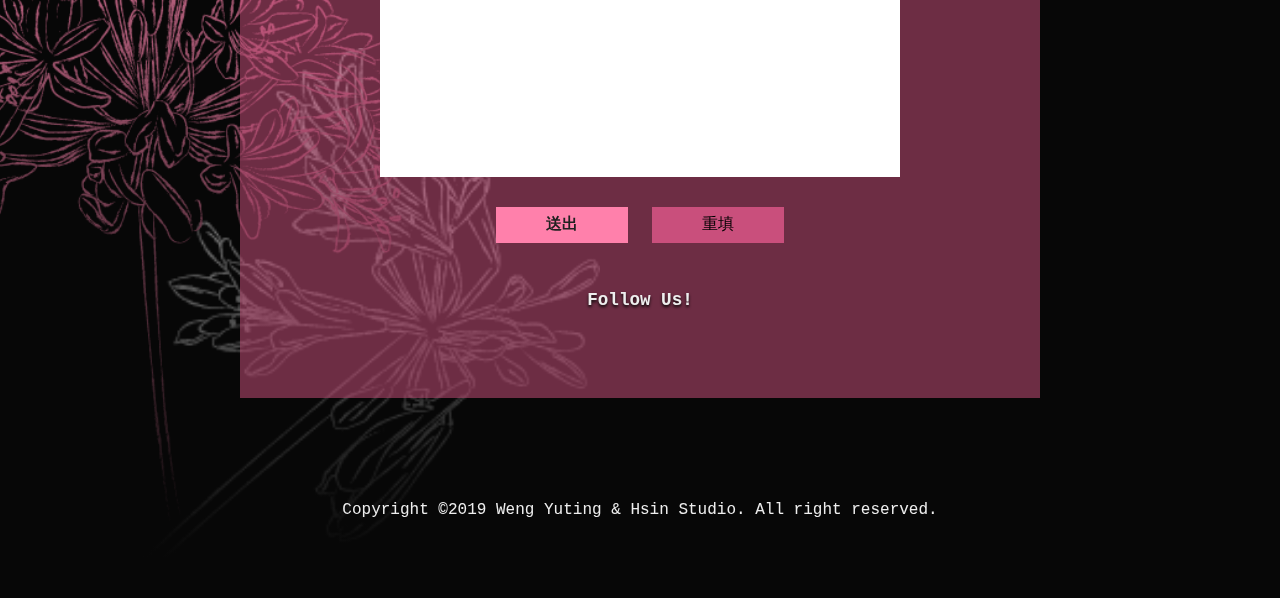
<file: project.html>
<!DOCTYPE html>
<html lang="en">
<head>
    <meta charset="UTF-8">
    <meta name="viewport" content="width=device-width, initial-scale=1.0">
    <meta http-equiv="X-UA-Compatible" content="ie=edge">
    <title>欣學堂-舞作介紹-</title>
    <link rel="stylesheet" href="css/reset.css">
    <link rel="stylesheet" href="css/uniStyle.css">
    <link rel="stylesheet" href="css/project.css">

    <!-- favicon -->
    <link rel="icon" href="images/pink_icon.ico" type="image/x-icon">
    <!-- Font Awesome -->
    <link rel="stylesheet" href="https://use.fontawesome.com/releases/v5.8.2/css/all.css" integrity="sha384-oS3vJWv+0UjzBfQzYUhtDYW+Pj2yciDJxpsK1OYPAYjqT085Qq/1cq5FLXAZQ7Ay" crossorigin="anonymous">
    <!-- notoTC -->
    <link href="https://fonts.googleapis.com/css?family=Noto+Sans+TC&display=swap" rel="stylesheet">
</head>
<body>
    <div class="wrap">
    <!-- header -->
        <header class="sub_page_header" id="pageHeader">
            <figure class="bg_pic">
                <img src="images/project/project_KV.jpg" alt="藏族舞蹈">
            </figure>
            <div class="container">
                <div class="page_title">
                    <h1 class="text-shadow">舞作介紹</h1>
                    <h2 class="text-shadow">Dance Work</h2>
                    <img src="images/line.svg" alt="">
                </div>
            </div>
        </header>
    <!-- project -->
    <div class="project container" id="project">
        <div class="cf_tabs">
            <a class="active classic" href="#project">古典舞</a>｜<a class="folk" href="#project">民間舞</a>
        </div>
        <div class="dance_list_wrapper">
            <div class="dance_list classic_list">
                    <ul class="items d-flex">
                        <li >
                            <li class="active">
                            <!-- 定錨用↓↓↓ -->
                            <div class="firstbox"></div>
                            <a class="box">
                                <img src="images/about/Hsin02.jpg" alt="">
                                <div class="dance_name">
                                    <h6>中國古典舞</h6>
                                    <h5>篆音</h5>
                                </div>
                            </a>
                            <div class="intro_box d-flex">
                                <div class="intro_content">
                                    <div class="words">
                                        <h6 class="box-shadow">中國古典舞</h6>
                                        <h3>篆音</h3>
                                        <p class="eg_name">Lorem Ipsum</p>
                                        <p>假字假字假字假字假字假字假字假字假字假字假字假字假字假字假字假字假字假字假字假字假字假字假字假字假字假字假字假字假字假字假字假字假字假字假字假字假字假字假字假字假字假字假字假字假字假字假字字假字假字假字假字假字假字假字假字假字假字假字字假</p>
                                    </div>
                                </div>
                                <figure><img src="images/project/2I8A2481.jpg" alt=""></figure>
                            </div>
                            <!-- 撐開空間 -->
                            <div class="fakebox"></div>
                        </li>
                        <li>
                            <a class="box">
                                <img src="images/project/c03_sm.jpg" alt="">
                                <div class="dance_name">
                                    <h6>中國古典舞</h6>
                                    <h5>六月茉莉</h5>
                                </div>
                            </a>
                            <div class="intro_box d-flex">
                                <div class="intro_content">
                                    <div class="words">
                                        <h6 class="box-shadow">中國古典舞</h6>
                                        <h3>六月茉莉</h3>
                                        <p class="eg_name">Lorem Ipsum</p>
                                        <p>假字假字假字假字假字假字假字假字假字假字假字假字假字假字假字假字假字假字假字假字假字假字假字假字假字假字假字假字假字假字假字假字假字假字假字假字假字假字假字假字假字假字假字假字假字假字假字字假字假字假字假字假字假字假字假字假字假字假字字假</p>
                                    </div>
                                </div>
                                <figure><img src="images/project/c03_lg.jpg" alt=""></figure>
                            </div>
                            <!-- 撐開空間 -->
                            <div class="fakebox"></div>
                        </li>  
                        <li>
                            <a class="box">
                                <img src="images/project/co2_sm.jpg" alt="">
                                <div class="dance_name">
                                    <h6>中國古典舞</h6>
                                    <h5>蓮想</h5>
                                </div>
                            </a>
                            <div class="intro_box d-flex">
                                <div class="intro_content">
                                    <div class="words">
                                        <h6 class="box-shadow">中國古典舞</h6>
                                        <h3>蓮想</h3>
                                        <p class="eg_name">Lorem Ipsum</p>
                                        <p>假字假字假字假字假字假字假字假字假字假字假字假字假字假字假字假字假字假字假字假字假字假字假字假字假字假字假字假字假字假字假字假字假字假字假字假字假字假字假字假字假字假字假字假字假字假字假字字假字假字假字假字假字假字假字假字假字假字假字字假</p>
                                    </div>
                                </div>
                                <figure><img src="images/project/c02_lg.jpg" alt=""></figure>
                            </div>
                            <!-- 撐開空間 -->
                            <div class="fakebox"></div>
                        </li>
                           
                        <li>
                            <a class="box">
                                <img src="images/project/c04_sm.jpg" alt="">
                                <div class="dance_name">
                                    <h6>中國古典舞</h6>
                                    <h5>三寸天堂</h5>
                                </div>
                            </a>
                            <div class="intro_box d-flex">
                                <div class="intro_content">
                                    <div class="words">
                                        <h6 class="box-shadow">中國古典舞</h6>
                                        <h3>三寸天堂</h3>
                                        <p class="eg_name">Lorem Ipsum</p>
                                        <p>假字假字假字假字假字假字假字假字假字假字假字假字假字假字假字假字假字假字假字假字假字假字假字假字假字假字假字假字假字假字假字假字假字假字假字假字假字假字假字假字假字假字假字假字假字假字假字字假字假字假字假字假字假字假字假字假字假字假字字假</p>
                                    </div>
                                </div>
                                <figure><img src="images/project/c04_lg.jpg" alt=""></figure>
                            </div>
                            <!-- 撐開空間 -->
                            <div class="fakebox"></div>
                        </li>   
                        <li>
                            <a class="box">
                                <img src="images/project/c05_sm.jpg" alt="">
                                <div class="dance_name">
                                    <h6>中國古典舞</h6>
                                    <h5>寄語春風</h5>
                                </div>
                            </a>
                            <div class="intro_box d-flex">
                                <div class="intro_content">
                                    <div class="words">
                                        <h6 class="box-shadow">中國古典舞</h6>
                                        <h3>寄語春風</h3>
                                        <p class="eg_name">Lorem Ipsum</p>
                                        <p>假字假字假字假字假字假字假字假字假字假字假字假字假字假字假字假字假字假字假字假字假字假字假字假字假字假字假字假字假字假字假字假字假字假字假字假字假字假字假字假字假字假字假字假字假字假字假字字假字假字假字假字假字假字假字假字假字假字假字字假</p>
                                    </div>
                                </div>
                                <figure><img src="images/project/c05_lg.jpg" alt=""></figure>
                            </div>
                            <!-- 撐開空間 -->
                            <div class="fakebox"></div>
                        </li>   
                        <li>
                            <a class="box">
                                <img src="images/project/c06_sm.jpg" alt="">
                                <div class="dance_name">
                                    <h6>中國古典舞</h6>
                                    <h5>采薇</h5>
                                </div>
                            </a>
                            <div class="intro_box d-flex">
                                <div class="intro_content">
                                    <div class="words">
                                        <h6 class="box-shadow">中國古典舞</h6>
                                        <h3>采薇</h3>
                                        <p class="eg_name">Lorem Ipsum</p>
                                        <p>假字假字假字假字假字假字假字假字假字假字假字假字假字假字假字假字假字假字假字假字假字假字假字假字假字假字假字假字假字假字假字假字假字假字假字假字假字假字假字假字假字假字假字假字假字假字假字字假字假字假字假字假字假字假字假字假字假字假字字假</p>
                                    </div>
                                </div>
                                <figure><img src="images/project/c06_lg.jpg" alt=""></figure>
                            </div>
                            <!-- 撐開空間 -->
                            <div class="fakebox"></div>
                        </li>   
                        <li>
                            <a class="box">
                                <img src="images/project/c03_sm.jpg" alt="">
                                <div class="dance_name">
                                    <h6>中國古典舞</h6>
                                    <h5>六月茉莉</h5>
                                </div>
                            </a>
                            <div class="intro_box d-flex">
                                <div class="intro_content">
                                    <div class="words">
                                        <h6 class="box-shadow">中國古典舞</h6>
                                        <h3>六月茉莉</h3>
                                        <p class="eg_name">Lorem Ipsum</p>
                                        <p>假字假字假字假字假字假字假字假字假字假字假字假字假字假字假字假字假字假字假字假字假字假字假字假字假字假字假字假字假字假字假字假字假字假字假字假字假字假字假字假字假字假字假字假字假字假字假字字假字假字假字假字假字假字假字假字假字假字假字字假</p>
                                    </div>
                                </div>
                                <figure><img src="images/project/c03_lg.jpg" alt=""></figure>
                            </div>
                            <!-- 撐開空間 -->
                            <div class="fakebox"></div>
                        </li>    
                        <li>
                            <a class="box">
                                <img src="images/about/Hsin02.jpg" alt="">
                                <div class="dance_name">
                                    <h6>中國古典舞</h6>
                                    <h5>篆音</h5>
                                </div>
                            </a>
                            <div class="intro_box d-flex">
                                <div class="intro_content">
                                    <div class="words">
                                        <h6 class="box-shadow">中國古典舞</h6>
                                        <h3>篆音</h3>
                                        <p class="eg_name">Lorem Ipsum</p>
                                        <p>假字假字假字假字假字假字假字假字假字假字假字假字假字假字假字假字假字假字假字假字假字假字假字假字假字假字假字假字假字假字假字假字假字假字假字假字假字假字假字假字假字假字假字假字假字假字假字字假字假字假字假字假字假字假字假字假字假字假字字假</p>
                                    </div>
                                </div>
                                <figure><img src="images/project/2I8A2481.jpg" alt=""></figure>
                            </div>
                            <!-- 撐開空間 -->
                            <div class="fakebox"></div>
                        </li>                                                  
                    </ul>
            </div>
            <div class="dance_list folk_list hidden">
                    <ul class="items d-flex">
                        <li >
                            <li class="active">
                            <!-- 定錨用↓↓↓ -->
                            <div class="firstbox"></div>
                            <a class="box">
                                <img src="images/project/Miao_s.jpg" alt="">
                                <div class="dance_name">
                                    <h6>苗族舞</h6>
                                    <h5>苗ㄚㄚ</h5>
                                </div>
                            </a>
                            <div class="intro_box d-flex">
                                <div class="intro_content">
                                    <div class="words">
                                        <h6 class="box-shadow">苗族舞</h6>
                                        <h3>苗ㄚㄚ</h3>
                                        <p class="eg_name">Lorem Ipsum</p>
                                        <p>假字假字假字假字假字假字假字假字假字假字假字假字假字假字假字假字假字假字假字假字假字假字假字假字假字假字假字假字假字假字假字假字假字假字假字假字假字假字假字假字假字假字假字假字假字假字假字字假字假字假字假字假字假字假字假字假字假字假字字假</p>
                                    </div>
                                </div>
                                <figure><img src="images/project/f01_lg.jpg" alt=""></figure>
                            </div>
                            <!-- 撐開空間 -->
                            <div class="fakebox"></div>
                        </li>  
                        <li>
                            <a class="box">
                                <img src="images/project/f02_sm.jpg" alt="">
                                <div class="dance_name">
                                    <h6>藏族舞</h6>
                                    <h5>卓瑪</h5>
                                </div>
                            </a>
                            <div class="intro_box d-flex">
                                <div class="intro_content">
                                    <div class="words">
                                        <h6 class="box-shadow">藏族舞</h6>
                                        <h3>卓瑪</h3>
                                        <p class="eg_name">Lorem Ipsum</p>
                                        <p>假字假字假字假字假字假字假字假字假字假字假字假字假字假字假字假字假字假字假字假字假字假字假字假字假字假字假字假字假字假字假字假字假字假字假字假字假字假字假字假字假字假字假字假字假字假字假字字假字假字假字假字假字假字假字假字假字假字假字字假</p>
                                    </div>
                                </div>
                                <figure><img src="images/project/f02_lg.jpg" alt=""></figure>
                            </div>
                            <!-- 撐開空間 -->
                            <div class="fakebox"></div>
                        </li>
                        <li>
                            <a class="box">
                                <img src="images/project/f03_sm.jpg" alt="">
                                <div class="dance_name">
                                    <h6>朝鮮舞</h6>
                                    <h5>長白山下</h5>
                                </div>
                            </a>
                            <div class="intro_box d-flex">
                                <div class="intro_content">
                                    <div class="words">
                                        <h6 class="box-shadow">朝鮮舞</h6>
                                        <h3>長白山下</h3>
                                        <p class="eg_name">Lorem Ipsum</p>
                                        <p>假字假字假字假字假字假字假字假字假字假字假字假字假字假字假字假字假字假字假字假字假字假字假字假字假字假字假字假字假字假字假字假字假字假字假字假字假字假字假字假字假字假字假字假字假字假字假字字假字假字假字假字假字假字假字假字假字假字假字字假</p>
                                    </div>
                                </div>
                                <figure><img src="images/project/f03_lg.jpg" alt=""></figure>
                            </div>
                            <!-- 撐開空間 -->
                            <div class="fakebox"></div>
                        </li>   
                        <li>
                            <a class="box">
                                <img src="images/project/f04_sm.jpg" alt="">
                                <div class="dance_name">
                                    <h6>傣族舞</h6>
                                    <h5>月光下</h5>
                                </div>
                            </a>
                            <div class="intro_box d-flex">
                                <div class="intro_content">
                                    <div class="words">
                                        <h6 class="box-shadow">傣族舞</h6>
                                        <h3>月光下</h3>
                                        <p class="eg_name">Lorem Ipsum</p>
                                        <p>假字假字假字假字假字假字假字假字假字假字假字假字假字假字假字假字假字假字假字假字假字假字假字假字假字假字假字假字假字假字假字假字假字假字假字假字假字假字假字假字假字假字假字假字假字假字假字字假字假字假字假字假字假字假字假字假字假字假字字假</p>
                                    </div>
                                </div>
                                <figure><img src="images/project/f04_lg.jpg" alt=""></figure>
                            </div>
                            <!-- 撐開空間 -->
                            <div class="fakebox"></div>
                        </li>   
                        <li>
                            <a class="box">
                                <img src="images/project/f05_sm.jpg" alt="">
                                <div class="dance_name">
                                    <h6>藏族舞</h6>
                                    <h5>溜溜的康定溜溜的情</h5>
                                </div>
                            </a>
                            <div class="intro_box d-flex">
                                <div class="intro_content">
                                    <div class="words">
                                        <h6 class="box-shadow">藏族舞</h6>
                                        <h3>溜溜的康定溜溜的情</h3>
                                        <p class="eg_name">Lorem Ipsum</p>
                                        <p>假字假字假字假字假字假字假字假字假字假字假字假字假字假字假字假字假字假字假字假字假字假字假字假字假字假字假字假字假字假字假字假字假字假字假字假字假字假字假字字假字假字假字假字假字假字假字假字假字假字假字字假</p>
                                    </div>
                                </div>
                                <figure><img src="images/project/f05_lg.jpg" alt=""></figure>
                            </div>
                            <!-- 撐開空間 -->
                            <div class="fakebox"></div>
                        </li>   
                        <li>
                            <a class="box">
                                <img src="images/project/f06_lg.jpg" alt="">
                                <div class="dance_name">
                                    <h6>傣族舞</h6>
                                    <h5>竹影</h5>
                                </div>
                            </a>
                            <div class="intro_box d-flex">
                                <div class="intro_content">
                                    <div class="words">
                                        <h6 class="box-shadow">傣族舞</h6>
                                        <h3>竹影</h3>
                                        <p class="eg_name">Lorem Ipsum</p>
                                        <p>假字假字假字假字假字假字假字假字假字假字假字假字假字假字假字假字假字假字假字假字假字假字假字假字假字假字假字假字假字假字假字假字假字假字假字假字假字假字假字假字假字假字假字假字假字假字假字字假字假字假字假字假字假字假字假字假字假字假字字假</p>
                                    </div>
                                </div>
                                <figure><img src="images/project/f06_lg.jpg" alt=""></figure>
                            </div>
                            <!-- 撐開空間 -->
                            <div class="fakebox"></div>
                        </li>   
                        <li>
                            <a class="box">
                                <img src="images/project/f07_sm.jpg" alt="">
                                <div class="dance_name">
                                    <h6>維族舞</h6>
                                    <h5>天山下的阿依慕</h5>
                                </div>
                            </a>
                            <div class="intro_box d-flex">
                                <div class="intro_content">
                                    <div class="words">
                                        <h6 class="box-shadow">維族舞</h6>
                                        <h3>天山下的阿依慕</h3>
                                        <p class="eg_name">Lorem Ipsum</p>
                                        <p>假字假字假字假字假字假字假字假字假字假字假字假字假字假字假字假字假字假字假字假字假字假字假字假字假字假字假字假字假字假字假字假字假字假字假字假字假字假字假字假字假字假字假字假字假字假字假字字假字假字假字假字假字假字假字假字假字假字假字字假字假字</p>
                                    </div>
                                </div>
                                <figure><img src="images/project/f07_lg.jpg" alt=""></figure>
                            </div>
                            <!-- 撐開空間 -->
                            <div class="fakebox"></div>
                        </li>   
                        <li>
                            <a class="box">
                                <img src="images/project/Miao_s.jpg" alt="">
                                <div class="dance_name">
                                    <h6>苗族舞</h6>
                                    <h5>苗ㄚㄚ</h5>
                                </div>
                            </a>
                            <div class="intro_box d-flex">
                                <div class="intro_content">
                                    <div class="words">
                                        <h6 class="box-shadow">苗族舞</h6>
                                        <h3>苗ㄚㄚ</h3>
                                        <p class="eg_name">Lorem Ipsum</p>
                                        <p>假字假字假字假字假字假字假字假字假字假字假字假字假字假字假字假字假字假字假字假字假字假字假字假字假字假字假字假字假字假字假字假字假字假字假字假字假字假字假字假字假字假字假字假字假字假字假字字假字假字假字假字假字假字假字假字假字假字假字字假</p>
                                    </div>
                                </div>
                                <figure><img src="images/project/f01_lg.jpg" alt=""></figure>
                            </div>
                            <!-- 撐開空間 -->
                            <div class="fakebox"></div>
                        </li>                                                  
                    </ul>
            </div>
        </div>
    </div>
    

    </div>
        


    <!-- footer -->
        <section id="contactUs" class="contactUs container">
            <h3 class="li_title">聯絡我們</h3>
            <div class="contactUs_inner">    
                <p><i class="fas fa-envelope fa-lg"></i>hsin_studio@gmail.com</p>
                <p><i class="fas fa-mobile-alt fa-lg"></i>0900-000-000</p>
                <form action="" class="contactUs_form">
                    <input type="text" placeholder="請填入您的姓名" style="font-family:'Courier New','微軟正黑體', Courier, monospace">
                    <input type="email" placeholder="請填入您的電子信箱" style="font-family:'Courier New','微軟正黑體', Courier, monospace">
                    <select name="" id="" style="font-family:'Courier New','微軟正黑體', Courier, monospace">
                        <option value="">--（請選擇聯絡事項）--</option>
                        <option value="">演出邀請</option>
                        <option value="">諮詢/報名課程</option>
                        <option value="">其他</option>
                    </select>
                    <textarea name="" id="" cols="30" rows="15" placeholder="Leave your message here:)" style="font-family:'Courier New','微軟正黑體', Courier, monospace"></textarea>
                    <div class="buttons">
                        <button type="submit" class="submitBtn">送出</button>
                        <button type="reset" class="resetBtn">重填</button>
                    </div> 
                </form>
                <div class="sns">
                    <p>Follow Us!</p>
                    <a href="https://www.facebook.com/HsinDance/" target="_blank"><i class="fab fa-facebook-square"></i></a>
                    <a href="https://inkphy.com/user/hsinstudio/" target="_blank"><i class="fab fa-instagram"></i></a>
                    <a href="https://www.youtube.com/channel/UCEESVeNkkMVImEP3Y308_vQ" target="_blank"><i class="fab fa-youtube"></i></a> 
                </div>
            </div>
        </section>
        <footer>
            <p>Copyright &copy2019 Weng Yuting & Hsin Studio. All right reserved.</p>
        </footer>
    </div>
<!-- fix -->
    <div class="fix_nav pageTop" id="page_fix_nav">
            <nav class="show_on_desk d-flex container">
                <a href="index.html" ><img src="images/HSIN_WORDS.svg" alt="欣學堂" class="logo_w"></a>
                <ul class="d-flex">
                    <li><a href="about.html" >關於舞團</a></li>
                    <li><a href="project.html" class="now">舞作介紹</a></li>
                    <li><a href="class.html">舞蹈課程</a></li>
                    <li><a href="#contactUs">聯絡我們</a></li>
                </ul>
            
            </nav>
        </div>
        <div class="bgflower">
                <figure>
                    <img src="images/flower05_pink.png" class="flower" alt="">
                </figure>
                <figure>
                    <img src="images/flower02.png" class="flower" alt="">
                </figure>    
                <figure>
                    <img src="images/flower05_pink.png" class="flower" alt="">
                </figure>
        </div>
        <a class="backTop slideTo_btn" id="topBtn"><i class="fas fa-angle-double-up"></i></a>
    <!-- fix end -->
    <!-- mobile menu -->
    <div class="mobile_menu show_on_mobile">
            <div class="menu_bars d-flex pageTop" id="menu_bars">
              <div class="bar"></div>
              <div class="bar"></div>
              <div class="bar"></div>
            </div>
            <ul class="menu_list">
              <li><a href="index.html">首頁</a></li>
              <li><a href="about.html" >關於舞團</a></li>
              <li><a href="project.html" class="now">舞作介紹</a></li>
              <li><a href="class.html">舞蹈課程</a></li>
              <li><a href="#contactUs">聯絡我們</a></li>
            </ul>
    </div>
<!-- jQuery CDN -->
<script
src="https://code.jquery.com/jquery-3.4.1.min.js"
integrity="sha256-CSXorXvZcTkaix6Yvo6HppcZGetbYMGWSFlBw8HfCJo="
crossorigin="anonymous"></script>
<!-- 通用設定js(jq) -->
<script src="js/uni_jQ.js"></script>
<!-- 本頁js(jq) -->
<script>
    // tab
    
    $(".cf_tabs a").click(function(){
        $(this).addClass("active")
        .siblings().removeClass("active");
        if($(this).hasClass("classic")){
            $(".classic_list").removeClass("hidden");
            $(".folk_list").addClass("hidden");
        }else{
            $(".classic_list").addClass("hidden");
            $(".folk_list").removeClass("hidden");
        }
    })

    // box
    resizeMethod()
    $(".box").click(function(){
        $(this).closest("li").toggleClass("active").siblings("li").removeClass("active"); 
        resizeMethod();
    })
        
    $(window).resize(function(){
        resizeMethod()
    })

// var resizeMethod = function(){
    function resizeMethod(){
    let firstboxPos=$(".firstbox").position().left;
    let boxWidth=$(".box").outerWidth();
    let introBoxWidth
    let introBoxHeight=$(".intro_box .words").outerHeight();
    console.log(introBoxHeight)
    let leftPos=firstboxPos+10;
    let windowWidth=$(window).width();
    
    if(windowWidth>=960){
      introBoxWidth=boxWidth*4+60;  
    }else if(windowWidth<960 && windowWidth>=720){
        introBoxWidth=boxWidth*3+40;
    }else if(windowWidth<720 && windowWidth>=480){
        introBoxWidth=boxWidth*2+20;
        introBoxHeight=introBoxHeight*2;
    }else{
        introBoxWidth=windowWidth;
        introBoxHeight=introBoxHeight*2;
        leftPos=0;
    }
    
    
    $(".intro_box").css({
        'width': introBoxWidth+"px",
        'left':leftPos+"px",
        'height': 0
    })
    $(".active .intro_box").css("height",introBoxHeight+"px");
    $(".fakebox").css("height",0)
    $(".active .fakebox").css("height",introBoxHeight+"px");

}


</script>
</body>
</html>
</file>
<file: css/uniStyle.css>
body{
    background: #212121;
    font-family: 'Noto Sans TC', Arial, Helvetica, sans-serif;
}
/* ---general----------------------- */
.d-flex{
    display: flex;
}
.container{
    max-width: 1024px;
    margin: auto;
}

.box-shadow{
    box-shadow: 2px 2px 10px #212121;
}
.text-shadow{
    text-shadow: 2px 2px 5px #212121;
}
h1, h2, h3, h4{
    letter-spacing: 2px;
}
h3.li_title{
    display: inline-block;
    background: #ffb2dec8;
    color: #212121;
    font-size: 1.5rem;
    padding: 10px 30px;
    font-weight: 600;
}
.subtitle{
    font-size: 3rem;
    letter-spacing: 10px;
    color: #ff80ab;
    margin: 10px;
}
@media screen and (max-width:768px){
    .subtitle{
        font-size: 2.3rem;
    }
}
/* tabs button */
.cf_tabs{
    text-align: center;
    color: #bfbfbf;
    font-size: 1.8rem;
}
.cf_tabs a, .cf_tabs a:visited{
    display: inline-block;
    padding:0 5px 15px;
    margin: 0 10px;
    color: #bfbfbf;
}
.cf_tabs a.active, .cf_tabs a:hover{
    color:#ff80ab;
    border-bottom: 2px solid #ff80ab;
}
/* ---sub pages header----------------- */
.sub_page_header{
    width: 100%;
    height: 400px;
    background:#c94f7c;
    margin-bottom: 100px;
    position: relative;
    padding-top: 80px;
}
/* -------------header nav------------- */
.fix_nav.pageTop{
    transform: translateY(0);
    position: absolute;
    top: 0;
    background: transparent;
}
.fix_nav.pageTop ul a:hover, .fix_nav.pageTop a.now{
    color: #c94f7c;
    background: transparent;
}
/* -------------header title------------*/
.page_title{
    width: 40%;
    height: 240px;
    text-align: center;
    padding: 5%;
    margin-left: 40px;
    border: 2px solid #ffffff;
    position: relative;
    z-index: 20;
}
.page_title h1{
    font-size: 2.5rem;
    color: #ffffff;
    letter-spacing: 5px;
    line-height: 1.2;
}
.page_title h2{
    font-size: 2rem;
    min-width: 320px;
    letter-spacing: 3px;
    line-height: 1.2;
    color: #ffffff;
    position: absolute;
    right: -24%;
    bottom: 20%;
}
.page_title img{
    width: 150%;
    height: 150%;
    position: absolute;
    object-fit: cover;
    top: -5%;
    left: 5%;
}

/* -------------header img------------- */
.sub_page_header .bg_pic{
    width: 68%;
    height: 400px;
    overflow: hidden;
    position: absolute;
    right: 0;
    top: 0;
}
.sub_page_header .bg_pic img{
    width: 100%;
    height: 100%;
    object-fit: cover;
    object-position: center center;
}
@media screen and (max-width: 576px){
    .page_title h2{
        right: -100%;
        bottom: 10%;
    }
    .sub_page_header .bg_pic img{
        object-position: 60% center;
    }
    .page_title img{
        transform: scale(1.3)
    }

}
/* ---fix nav-------------------------- */
.fix_nav{
    width: 100%;
    position: fixed;
    top: 0;
    transform: translateY(-100%);
    background: #000000;
    overflow: hidden;
    transition: .5s;
    z-index: 100;
}

.fix_nav.show{
    transform: translateY(0);
}
.fix_nav nav{
    justify-content: space-between;
    align-items: center;
}
.fix_nav a, .fix_nav a:visited{
    width: 120px;
    height: 45px;
    line-height: 45px;
    text-align: center;
    font-weight: 600;
    padding: 0 10px;
    text-decoration: none;
    color: #eeeeee;
    font-size: 1.1rem;
    letter-spacing: 2px;
}
.fix_nav .logo_w{
    object-fit: contain;
    width: 100%;
    height: 100%;
}
.fix_nav ul a:hover, .fix_nav a.now{
    color: #212121;
    background: #c94f7c;
}
/* --mobile menu------------------ */
.mobile_menu{
    position: relative;
    z-index: 100;
}
.menu_bars.pageTop{
    background: transparent;
    top: 30px;
    right: 30px;
}
.menu_bars{
    width: 40px;
    height: 40px;
    padding:8px 10px;
    background: #c94f7c;
    border-radius: 50%;
    flex-direction: column;
    justify-content: space-around;
    align-items: flex-end;
    position: fixed;
    bottom: 80px;
    right: 30px;
    z-index: 10;
    cursor: pointer;
  }
  .active .menu_bars{
    background: transparent;
    top: 30px;
    right: 30px;
  }
  .menu_bars .bar{
    height: 8px;
    width: 100%;
    background: #eeeeee;
    border-radius: 3px;
    margin: 2.5px 0;
    transition: .5s;
  }
  .active .menu_bars .bar:nth-child(1){
    transform: rotate(-45deg) translate(-5px, 6px);
  }
  .active .menu_bars .bar:nth-child(2){
    transform: rotate(180deg);
    opacity: 0;
  }
  .active .menu_bars .bar:nth-child(3){
    transform: rotate(45deg) translate(-5px, -6px);
  }
  .menu_list{
    width: 100%;
    transform: translateX(100%);   
    transition: .3s;
    position: fixed;
    top: 0;
    right: 0;
    height: 100vh;
    padding: 100px 0 0;
  }
  .active .menu_list{
    background: #c94f7cef;
    transform: translateX(0);
  } 
  .menu_list a{
    display: block;
    font-size: 1.3rem;
    font-weight: 500;
    text-align: center;
    line-height: 3;
    text-decoration: none;
    color: #212121;
    transition: .3s;
  }
  .active .menu_list a.now{
    color: #212121;
    background: #ff80aa;
  }
/* --slide to top button----------------- */
.slideTo_btn{
    display: block;
    color: #eeeeee;
    background: #c94f7c;
    width: 40px;
    height: 40px;
    text-align: center;
    border-radius: 50%;
    opacity: .5;
    transition: .5s;
}
.slideTo_btn:hover{
    opacity: 1;
    transform: scale(1.1)
}
.slideTo_btn i{
    font-size: 1.2rem;
    line-height: 40px;
}
.backTop{
    position: fixed;
    right: 30px;
    bottom: 30px;
    z-index: 60;
    opacity: 0;
    transition: .5s;
}
.backTop.show{
    opacity: 1;
}
/* ---contact Us----------------------- */
.contactUs{
    position: relative;
    padding:100px 5% 0;
    text-align: center;
    z-index: 50;
}
.contactUs .li_title{
    margin-bottom: -20px;
    position: relative;
    z-index: 10;
}
.contactUs_inner{
    max-width: 800px;
    text-align: center;
    background: #c94f7c86;
    margin:0 auto -600px;
    position: relative;
    padding: 40px;
}
.contactUs p{
    line-height: 2;
    vertical-align: middle;
    color: #eeeeee;
    font-family:'Courier New','微軟正黑體', Courier, monospace;
}
.contactUs p i{
    padding-right: 10px;
}
/* ------------contact us form----- */
.contactUs_form{
    margin:30px 100px;
}
.contactUs_form input, .contactUs_form select{
    padding: 8px;
    height: 34px;
    width: 100%;
    margin-bottom: 15px;
    border: 0;
    font-size: 1rem;
}
.contactUs_form textarea{
    width: 100%;
    margin-bottom: 20px;
    resize: none;
    border: 0;
    padding: 8px;
    font-size: 1rem;
    vertical-align: middle;
}
.contactUs_form button{
    height: 36px;
    margin: 10px;
    background: #c94f7c;
    border: none;
    font-family: 'Courier New','微軟正黑體', Courier, monospace;
    font-size: 1rem;
    line-height: 36px;
    padding: 0 50px;
    transition: .5s;
    cursor: pointer;
}
.contactUs_form .submitBtn{
    background: #ff80ab;
    color: #212121;
    font-weight: 700;
    
}
/* .contactUs_form button:hover{
    transform: scale(1.2);
} */
@media screen and (max-width:768px){
    .contactUs_inner{
        padding:40px 24px;
    }
    .contactUs_form{
        margin:10px;
    }
}
/* --------contact us SNS---------- */
.contactUs .sns{
    justify-content: center;
}
.contactUs .sns p{
    font-size: 1.1rem;
    font-weight: 600;
    text-shadow:0px 2px 3px #070707;
}
.contactUs .sns a{
    color: #eeeeee;
    font-size: 2.5rem;
    display: inline-block;
    transition: .5s;
}

.contactUs .sns i{
    margin: 10px;
}

.contactUs .sns a:hover{
    color: #ff80ab;
    text-shadow:0px 2px 3px #070707;
}

/* ---footer----------------------- */
footer{
    height: 800px;
    background:linear-gradient(to top, #070707 5%, transparent 100%),url(../images/flower05_pink.png) -150px 30px no-repeat, url(../images/flower03.png) 100px 250px no-repeat,  #070707;
    background-size:100%, 600px, 500px;
    padding-top: 700px;
    box-shadow: 0 -2px 20px 5px #000000;
    text-align: center;
}
footer p{
    color: #eeeeee;
    font-family: 'Courier New','微軟正黑體', Courier, monospace;
    padding: 0 50px;
    line-height: 1.5;
}

/* ---background------------------- */
/* --------- flowers----------------- */
.bgflower{
    position: fixed;
    width: 450px;
    height: 100vh;
    right: 0;
    top: 0;
    opacity: .5;
    z-index: -1;
}
.bgflower figure:nth-child(1){
    position: absolute;
    right: -20%;
    top: -20%;
    width: 100%;
    opacity: .6;
    transform: rotate(-30deg);
}
.bgflower figure:nth-child(2){
    position: absolute;
    right: -35%;
    top: 45%;
    width: 110%;
    opacity: .1;
}
.bgflower figure:nth-child(3){
    position: absolute;
    right: -30%;
    top: 48%;
    width: 120%;
    opacity: .8;
    transform: rotate(-60deg);
}
.flower{
    width: 100%;
    height: 100%;
    object-fit: cover;
}
/* ---------------------------------------------- */

@media screen and (min-width:769px){
    .show_on_mobile{
        display: none !important;
    }
}
@media screen and (max-width:768px){
    .show_on_desk{
        display: none !important;
    }
}
</file>
<file: css/index.css>
/* --header------------------------------- */
.index_header{
    width: 100%;
    height: 100vh;
    background:url(../images/index/01_index_slide1.jpg) center 100% no-repeat;
    background-size:cover;
    padding-top: 30px;
    text-align: center;
    position: relative;
    overflow: hidden;
    box-shadow: 0 2px 10px 3px;
}
/* -------------header nav---------------- */
.head_nav{
    opacity: .6;
    transition: .5s;
    position: relative;
    z-index: 30;
    margin-bottom: 10vh; 
}
.head_nav:hover{
    opacity: 1;
}
.head_nav ul{
    justify-content: center;
    align-items: center;
    text-align: center;
}
.head_nav ul li{
    flex: 1 1 0;
}
.head_nav .logo{
    height: 150px;
    object-fit: contain;
    object-position: center center;
}
.head_nav a{
    color: #eeeeee;
    font-size: 1.2rem;
    font-weight: lighter;
    padding: 20px;
}
.head_nav a:hover{
    color: #ff80ab;
}
/* ---------header slogan------ */
.header_slogan{
    margin: 0 auto;
    width: 100%;
    height: 28px;
}
.header_slogan img{
    width: 100%;
    height: 100%;
    object-fit: contain;
    object-position: center center;
}
@media screen and (max-width:768px){
    .header_slogan{
        width: 90%;
    }
}
/* ---------header flower---------------- */
.header_flower{
    position: relative;
    bottom: -30px;
    width: 80%;
    opacity: .5;
    animation: bloom 5s;
    /* animation-delay: 2s; */
}
@keyframes bloom {
    0%   {
        opacity: 0;
        transform: scale(.5);
    }
    100% {
        opacity:.5;
        transform: scale(1);
    }
  }

/* ---------header slide down button------ */
.slide_down{
    position: absolute;
    bottom: 30px;
    left: 50%;
    opacity: .2;
    transform: translateX(-50%);
    z-index: 20;
    animation: pulse linear 3s infinite;
    animation-delay: 1s;
}
.slide_down:hover{
    animation-play-state: paused;
}
@keyframes pulse {
    0%   {
        opacity: .2; 
        transform: translateX(-50%) scale(1)   
    }
    50% {
        opacity:1;
        transform: scale(1.1) translateX(-50%);
    }
    100%{
        opacity: .2; 
        transform: translateX(-50%) scale(1) 
    }
}
/* --event------------------------------- */
.event{
    margin: 120px auto;
    text-align: right;
    position: relative;
    z-index: 10;
    width: 100%;
    padding: 0 5%;
}
.event.showup{
    animation: showUp 1.5s forwards;
}
@keyframes showUp{
    0%{
        opacity: 0;
        transform: translateY(30%);
    }
    100%{
        opacity: 1;
        transform: translateY(0);
    }
}
.event .li_title{
    margin-bottom:-20px;
    transform: translateX(-20%);  
}
.event .content{
    width: 100%;
    background: linear-gradient(to right, transparent 10%, #e451877c 10%, #e451877c 90% );
    justify-content: center;
}

/* -----------event content pic---------- */
.event .content_pic{
    width: 100%;
    height: 400px;
    position: relative;
    top: -30px;
    overflow: hidden;
    flex: 1 1 0;
    
}
.event .content_pic img{
    width: 100%;
    height: 100%;
    object-fit: cover;
    object-position: 20% center;
}
@media screen and (max-width:687px){
    .event .content{
        display: block;
        background:#e451877c;
        padding: 50px 30px 30px;
    }
    .event .content_pic{
        width: 70vw;
        height: 200px;
        top:0;
        margin: 0 auto 20px;
    }
    .event .content_pic img{
        object-position: center center;
    }
}
/* -----------event content words--------- */
.event .content .event_words{
    text-align: center;
    padding: 10px 20px 30px;
    color: #eeeeee;
    flex-direction: column;
    justify-content: space-around;
    flex: 1 1 0;
    position: relative;
}
.event_words .date{
    font-size: 4.5rem;
    vertical-align: baseline;
    font-family: 'Times New Roman', Times, serif;
}
.event_words .month{
    position: absolute;
    left: 15%;
    top: -60px;
}

.event_words .line{
    position: absolute;
    left: -400px;
    top:10px;
    height: 550px;
}
.event_words h4{
    align-self: center;
    font-size: 1.5rem;
    border:2px solid #eeeeee;
    padding: 10px 40px;
    margin-bottom: 20px; 
}
.event_words p{
    line-height: 1.5;
    font-weight: 200; 
}
.event_words p i{
    padding-right: 5px;
}
.event_words p:last-child{
    margin: 30px 0 8px;
}
@media screen and (max-width:687px){
    .event_words .date{
        font-size: 3rem;
    }
    .event_words .month{
        position: absolute;
        left: 10%;
        top: -2.8rem;
    }
    .event_words .line{
        position: absolute;
        left: -400px;
        top:-3rem;
        height: 550px;
    }
}

/* --pages------------------------------------ */
.pages{
    margin: 100px auto 250px;
    justify-content: center;
    text-align: center;
    transition: .5s;
}
.pages a{
    width: 25vw;
    height: 25vw;
    transition: .5s;
    position: relative;
}
.pages a:nth-child(1){
    background: url(../images/index/page01_pink.png) 50% 50% no-repeat;
    background-size: contain;
    left: 100px;
    top: 180px;
}

.pages a:nth-child(2){
    background: url(../images/index/page02_pink.png) 50% 50% no-repeat;
    background-size: contain;
    z-index: 1;
}

.pages a:nth-child(3){
    background: url(../images/index/page03_pink.png) 50% 50% no-repeat;
    background-size: contain;
    left: -100px;
    top:180px;   
}
.pages a:nth-child(1):hover{
    background:url(../images/index/page01.png) 50% 50% no-repeat;
    background-size: contain;
    transform: scale(1.2);  
}
.pages a:nth-child(2):hover{
    background:url(../images/index/page02.png) 50% 50% no-repeat;
    background-size: contain;
    transform: scale(1.2); 
    z-index: 10;
}
.pages a:nth-child(3):hover{
    background:url(../images/index/page03.png) 50% 50% no-repeat;
    background-size: contain;
    transform: scale(1.2); 
}
.pages h4{
    font-size: 1rem;
}

.pages h4{
    width: 50%;
    line-height: 2.2;
    font-size: 1.2rem;
    color: #ffffff;
    font-weight: 200;
    text-shadow: 2px 2px 5px 2px #212121;
    transition: .5s;
    position: absolute;
    left: 50%;
    bottom: 50%;
    transform: translate(-50%, 50%);
}
.pages a:hover h4{
    background: #ffb2decc;
    color: #212121;
    font-size: 1.1rem;
    text-shadow: none;
    font-weight: 600;
    bottom: 15%;
}
@media screen and (max-width:1024px){
    .pages a{
        transform: scale(1.2);
        width: 30vw;
        height: 30vw;
    }
    .pages a:nth-child(1){
        left: 50px;
        top: 150px;  
    }
    .pages a:nth-child(3){
        left: -50px;
        top: 150px; 
    }
    .pages a:nth-child(1):hover{
        transform: scale(1.5);  
    }
    .pages a:nth-child(2):hover{
        transform: scale(1.5); 
        z-index: 10;
    }
    .pages a:nth-child(3):hover{
        transform: scale(1.5); 
    }
    .pages h4{
        font-size: 1rem;
    }
    
}
@media screen and (max-width:768px){
    .pages a{
        width: 25vw;
        height: 25vw;
    }
    .pages a:nth-child(1){
        background:url(../images/index/page01.png) 50% 50% no-repeat;
        background-size: contain;
        transform: scale(1.5);
        left: 20px;
    }
    .pages a:nth-child(2){
        background:url(../images/index/page02.png) 50% 50% no-repeat;
        background-size: contain;
        transform: scale(1.5); 
        z-index: 10;
    }
    .pages a:nth-child(3){
        background:url(../images/index/page03.png) 50% 50% no-repeat;
        background-size: contain;
        transform: scale(1.5);
        left: -20px;
    }
    .pages h4{
        transform: translate(-50%, 50%) scale(.8);
    }
}
@media screen and (max-width:687px){
    .pages{
        flex-direction: column;
        width: 50%;
        align-items: center;
        margin: 50px auto 50px;
        transform: scale(1);
    }
    .pages a{
        width: 70vw;
        height: 70vw;
        margin-bottom: 10vw;
    }
    .pages a:nth-child(1){
        transform: scale(1);
        left: 0;
        top: 0;
    }
    .pages a:nth-child(2){
        transform: scale(1);
    }
    
    .pages a:nth-child(3){
        transform: scale(1);
        left: 0;
        top: 0;
    }
    .pages h4{
        width: 40%;
        line-height: 2.2;
        font-size: 1.1rem;
        color: #212121;
        font-weight: 600;
        background: #ffb2decc;
        transition: .5s;
        position: absolute;
        left: 50%;
        bottom: 15%;
        transform: translate(-50%, 50%);
    }
    
}
</file>
<file: css/about.css>
/* ----introduction------------------------- */
    .HS_intro{
        width: 100%;
        height: 510px;
        background: linear-gradient(#6d2942bb,#6d2942bb), url(../images/about/intro_bg.jpg) center 65% no-repeat;
        background-size: 100%, cover;
        margin-bottom: 300px;
        text-align: center;
    }
    .HS_intro h6{
        padding: 0 50px;
        color: #eeeeee;
        font-size: 1.3rem;
        line-height: 1.7;
        letter-spacing: 2px; 
    }
/* teacher */
    .teacher{
        position: relative;
        margin-bottom: 120px;
    }
    .teacher h4{
        font-size: 2rem;
        letter-spacing: 5px;
        padding: 0 0 48px;
    }
    .teacher .xs_title{
        font-size: 1.1rem;
        color: #ff80ab;
        letter-spacing: 2px;
        margin: 10px;
    }
    .teacher_name{
        display: inline-block;
        padding: 0 30px 50px;
    }
    .teacher_pic{
        max-width: 300px;
        display: inline-block;
        position: relative;
        top: -150px;
        z-index: 10;
    }
    .teacher_pic img{
        width: 100%;
        height: 100%;
        object-fit: cover;
    }
    /* -------teacher now-------------------- */
    .teacher .now{
        width: 60%;
        background: #ff80ab;
        position: absolute;
        top: 0;
        right: 0;
        padding:50px 30px 50px 280px;
        color: #212121;
    }
    .teacher .now li{
        font-size: 1.15rem;
        line-height: 1.8;
    }
    .teacher .teacher_intro{
        width: 40%;
        margin: -200px 30px 50px;
        padding: 50px;
        background: #484848a8;
        color: #eeeeee;
        font-size: 1.1rem;
        line-height: 2;
        letter-spacing: 1px;
        position: relative;
        z-index: 20;text-align: left;
    }
    /* -------teacher exp------------------------ */
    .teacher_exp .pics{
        flex-wrap: wrap;
        justify-content: flex-end;
        align-content: flex-start;
        flex:0 0 70%;
        position: relative;
        left:-13%;
    }
    .teacher_exp .pics figure{
        width: 300px;
        height: 300px;
        margin: 10px;
    }
    .teacher_exp .pics img{
        width: 100%;
        height: 100%;
        object-fit: cover;
    }
    .teacher_exp .content{
        margin-top: -150px;
        margin-left: -80px;
        color: #ffffff; 
        line-height: 2;
        letter-spacing: 2px;
        border-left:2px solid #ffffff;
        padding: 30px;
    }
    .teacher_exp .exp_list{
        margin-bottom: 30px; 
    }
    .teacher_exp .note{
        color: #aaaaaa;
        font-size: .9rem;
        padding-left: 30px; 
    }
@media screen and (max-width:1024px){
    .teacher_exp .pics{
        flex-direction: column;
        align-content: flex-end;
        justify-content: flex-start;
        flex:0 0 50%;
    }
    .teacher_exp .pics figure{
        width: 30vw;
        height: 30vw;
    }
    .teacher_exp .pics figure:first-child{
        display: none;
    }
    
}
@media screen and (max-width:980px){
    .teacher_name{
        display: block;
        text-align: center;
        position: relative;
        top: -220px;
    }
    .teacher_pic{
        position: absolute;
        top: -120px;
        left: 15%;
    }
    .teacher .now{
        width: 60%;
        padding: 50px 30px 50px 150px;
    }
    .teacher .teacher_intro{
        width: 85%;
        margin: 180px auto 50px;
    }
    .teacher_exp .content{
        margin-top: 0;
    }
}
@media screen and (max-width:768px){
    .HS_intro{
        margin-bottom: 100px;
        height: 400px;
    }
    .teacher_data{
        text-align: center;
    }
    .teacher_name, .teacher_pic, .teacher .now{
        position: static;
        margin: 0 auto;
    }
    .teacher_pic{
        width: 70%;
    }
    .teacher .now{
        width: 90%;
        padding: 50px;
        margin: -50px auto 30px;
        text-align: left;
    }
    .teacher .now h4{
        padding: 30px 0;
    }
    .teacher .teacher_intro{
        margin: 20px auto 50px;
        width: 90%;
    }
    .teacher_exp .pics{
        display: none;
    }
    .teacher_exp .content{
        margin-left: 20px;
        padding: 20px;
        letter-spacing: 1px;
    }
}
/* history------------------------- */
.history{
    padding:30px 50px;
    text-align: center;
    background: linear-gradient(to right, #c94f7c 30%, transparent 30%, transparent 100%);
    letter-spacing: 1px;
    color: #eeeeee;
    line-height: 1.3;
}
.history .subtitle{
    padding-left: 50px;
}
.history figure{
    margin: 50px auto;
    width: 100%;
}
.history figure img{
    width: 100%;
    height: 100%;
    object-fit: cover;
}
.history_list{
    text-align: left;
    padding-left: calc(25% - 30px);
    /* width: 70%; */
}
.history_list ul li{
    position: relative;
    left: 4rem;
    top: -1.3rem;
    width: calc(100% - 4rem);
    margin-bottom: 10px;
}
@media screen and (max-width:768px){
    .history{
        background: linear-gradient(to right, #c94f7c 20%, transparent 20%, transparent 100%);
    }
    .history_list{
        padding-left: 8%;
    }
}
@media screen and (max-width:576px){
    .history{
        padding: 30px 5%;
    }
    .history .subtitle{
        display: inline-block;
        width: 200px;
    }
    .history figure{
        height: 30vh;
        margin: 30px auto 50px;
    }
    .history_list{
        padding-left: 0;
    }
    .history_list ul li{
        left: 4.5rem;
    }
}
</file>
<file: css/class.css>
/* vedio---------------------------------- */
.class_vedio{
    max-width: 980px;
    position: relative;
    height: 551px;
    overflow: hidden;
    margin: 0 auto;
    }
    
.class_vedio iframe, .class_vedio object, .class_vedio embed {    
    position: absolute;
    top: 0;
    left: 50%;
    transform: translateX(-50%);
    width: calc(100% - 60px);
    height: 100%;
}
@media screen and (max-width:768px){
    .sub_page_header{
        margin-bottom: 50px
    }
    .class_vedio{
        padding-bottom: 56.25%;
        padding-top: 30px;
        height: 0;
    }
}
@media screen and (max-width:576px){
    .class_vedio iframe, .class_vedio object, .class_vedio embed{
        width: 100%;
    }
}
/* class info---------------------------- */
.class_info{
    text-align: center;
    padding-top: 80px;
}
.class_info .subtitle{
    margin-bottom: 30px;
}
.class_content_wrapper{
    background: #a13f6386;
    padding: 80px 0;
    line-height: 2;
    letter-spacing: 2px;
    margin: 50px 0 ;
    color: #eeeeee;
    position: relative;
}
.class_content_wrapper>div{
    flex-direction: row-reverse;
}
.class_content{
    flex: 1 1 0;
}
.class_content h4{
    display: inline-block;
    font-size: 1.6rem;
    padding: 1px 20px;
    border: 1px solid #ffffff;
    margin-bottom: 10px;
}
.class_content h5{
    font-size: 1.1rem;
    margin-bottom: 20px;
}
.class_content .time{
    color: #ffb2dd;
    border-bottom:1px dashed #ffb2dd;
}
.class_content p{
    color: #dddddd;
}
.class_content h6{
    font-size: 1.1rem;
    color: #ffb2dd;
    margin: 30px 0 20px;
}
.class_content a{
    font-size: 1.1rem;
    color:#351313;
    font-weight: 600;
    letter-spacing: 2px;
    display: inline-block;
    padding: 5px 20px 3px;
    background: #ff80ab;
}
/*----------class img---------------  */
.class_content_wrapper .img_container{
    width: 50%;
    height: 440px;
    background: url(../images/project/2I8A2481.jpg) center 60%;
    background-size: cover;
    position: absolute;
    left: 0;
    top: 0;
    transition: .5s;
}
.class_content_wrapper .img_container.classB{
    background: url(../images/project/project_KV.jpg) center 60%;
    background-size: cover;
    transform: translateX(100%);
}
.class_content figure{
    width: 85vw;
    height: 60vw;
    overflow: hidden;
    margin: 30px auto;
}
.class_content img{
    width: 100%;
    height: 100%;
    object-fit: cover;
}
@media screen and (max-width:768px){
    .class_content_wrapper>div{
        display: block;
    }
    .class_content_wrapper{
        padding: 0;
    }
    .class_content{
        padding: 50px 0
    }
    .class_content:first-child{
        padding: 50px 0 0;
    }
    .class_content:first-child::after{
        content: '';
        display: block;
        border-bottom: 2px dashed #eeeeee;
        padding-top: 50px;
        width: 80%;
        margin: 0 auto;
    }
    
}
/* --classroom info-------------------- */
.classroom_info{
    text-align: center;
    color: #eeeeee;
    line-height: 1.7;
    letter-spacing: 2px;
    padding: 0 30px;
    position: relative;
}
.classroom_data{
    text-align: left;
    width: 65%;
    padding: 30px 80px;
    border:2px solid #ff80ab;
}
.classroom_data h4{
    display: inline-block;
    font-size: 1.7rem;
    padding:20px 0 10px;
    margin-bottom: 30px;
    border-bottom: 2px solid #ff80ab;;
}
.classroom_data ul{
    padding-right: 12%;
}
.classroom_data li{
    margin-bottom: 10px;
    font-size: 1.1rem;
}
.classroom_data i{
    padding-right: 5px;
    color: #ff80ab;
}
.classroom_pic{
    width: 85%;
    height: 180px;
    overflow: hidden;
    margin: 30px 0;
}
.classroom_pic img{
    width: 100%;
    height: 100%;
    object-fit: cover;
    object-position: 80% center;
}
.map_container{
    width: 40%;
    position: absolute;
    right: 30px;
    top: 22%;
    padding-bottom: 380px;
    padding-top: 50px;
    height: 0;
    overflow: hidden;
}
.map_container iframe{
    position: absolute;
    left: 0;
    top: 0;
    width: 100%;
    height: 100%;
}
@media screen and (max-width:768px){
    .map_container{
        position: relative;
        width: 100%;
        top: 0;
        right: 0;
        padding-bottom: 200px;
    }
    .classroom_info{
        padding: 0 5%;
    }
    .classroom_data{
        text-align: left;
        width: 100%;
        margin:0 auto;
        padding:30px 10% 10%;
    }
    .classroom_data ul{
        padding-right: 0;
    }
    .classroom_pic{
        width: 100%;
    }
}
</file>
<file: css/project.css>
/* general */
img{
    width: 100%;
    height: 100%;
    object-fit: cover;
}
/* --------------------- */
.sub_page_header{
    margin-bottom: 0;
}
.page_title h2{
    right: -35%;
    width: 300px;
}
@media screen and (max-width:529px){
    .page_title h2{
        right: -110%;
        width: 300px;
    }
}
/* ----project------------------------- */
.project{
    padding-top: 80px;
}
/* ------list tabs---------------------- */
.dance_list{
    z-index: 2;
}
.dance_list.hidden{
    /* opacity: 0;
    z-index: -1; */
    height: 0;
    overflow: hidden;
}
/* ------dance list---------------------- */
.dance_list_wrapper{
    position: relative;
    padding-top: 80px;
}
.dance_list_wrapper .items{
    width: 100%;
    list-style: none;
    flex-wrap: wrap;
    padding: 0;
    justify-content: center;
    position: relative;
}
.dance_list h6{
    font-size: 1.1rem;
    padding: 10px 10px 8px;
    border: 1px solid #eeeeee;
    line-height: 1.5;
}
.dance_list h5{
    font-size: 1.2rem;
    margin: 10px auto;
    line-height: 1.5;
}
.dance_list .box{
    width: 220px;
    height: 220px;
    background: #c94f7c;
    margin: 10px;
    box-shadow: #000000 2px 2px 10px; 
    transition: .5s;  
    position: relative;
    overflow: hidden;
    z-index: 2;
}
.box::after{
    content: '';
    display: block;
    width: 100%;
    position: absolute;
    height: 100%;
    left: 0;
    top: 0;
    background: linear-gradient(135deg, transparent 88%, #c94f7c 88%, #c94f7c 100%);
    z-index: 3;
}
.dance_list .box img{
    transition: .5s;
    position: relative;
    z-index: 2;
}

.dance_list .dance_name{
    position: absolute;
    top: 50%;
    left: 50%;
    transform: translate(-50%, -50%);
    width: 150px;
    text-align: center;
    color: #eeeeee;
}

/* box hover */
.dance_list .box:hover img{
    opacity: 0;
}
.box:hover::after{
    content: '';
    display: block;
    width: 100%;
    position: absolute;
    height: 100%;
    left: 0;
    top: 0;
    background: linear-gradient(135deg, transparent 0, #c94f7c 0, #c94f7c 100%);
    z-index: -1;
}
/* box active */
.dance_list .active .box{
    transform: rotate(45deg);
    z-index: 10;
    background: transparent;
}

.dance_list .active .box img{
    transform: rotate(-45deg) scale(1.5);
    z-index: 5;
}
.dance_list .active .box:hover img{
    opacity: 1;
}
/* intro box */
.intro_box{
    background: #ff80aa73;
    height: 0;
    max-width: 100%;
    position: absolute;
    transform: translateY(5px);
    transition: .5s;
    overflow: hidden;
}
.intro_box .intro_content{
    width: 50%;
}
.intro_box .intro_content .words{
    padding: 70px 20px 20px 50px;
    color: #eeeeee;
    letter-spacing: 2px;
    /* min-height:400px ; */
}
.intro_box h6{
    display: inline-block;
    padding: 8px 20px 5px;
    border: none;
    background: #ff80ab;
    color: #212121;
    margin: 0 0 20px;
}
.intro_box h3{
    font-size: 1.8rem;
    margin-bottom: 5px;
}
.intro_box p{
    line-height: 1.7;
    margin-bottom: 10px;
}
.intro_box p.eg_name{
    color: #ff80ab;
}
.intro_box figure{
    margin: 20px;
    width: 50%;
}

.fakebox{
    width: 100%;
    height: 0;
    margin: 10px 0;
    transition: .5s;
}

@media screen and (max-width:720px){
    .intro_box{
        flex-direction: column;
        justify-content: flex-start;
        align-items: center;
    }
    .intro_box .intro_content{
        width: 90%;
    }
    .intro_box .intro_content .words{
        padding: 90px 30px 0px;
    }
    .intro_box figure{
        flex: 1 1 0;
        width: 90%;
    }
}
@media screen and (max-width:480px){
    .intro_box .intro_content .words{
        padding: 100px 30px 0;
        flex: 0 1 0;
    }
    .intro_box figure{
        width: 100vw;
        height: 80vw;
        padding: 30px;
        margin: 0 auto;
    }
    .dance_list .box:hover img{
        opacity: 1;
    }
}



.fakebox{
    width: 100%;
    height: 0;
    margin: 10px 0;
    transition: .5s;
}
</file>
